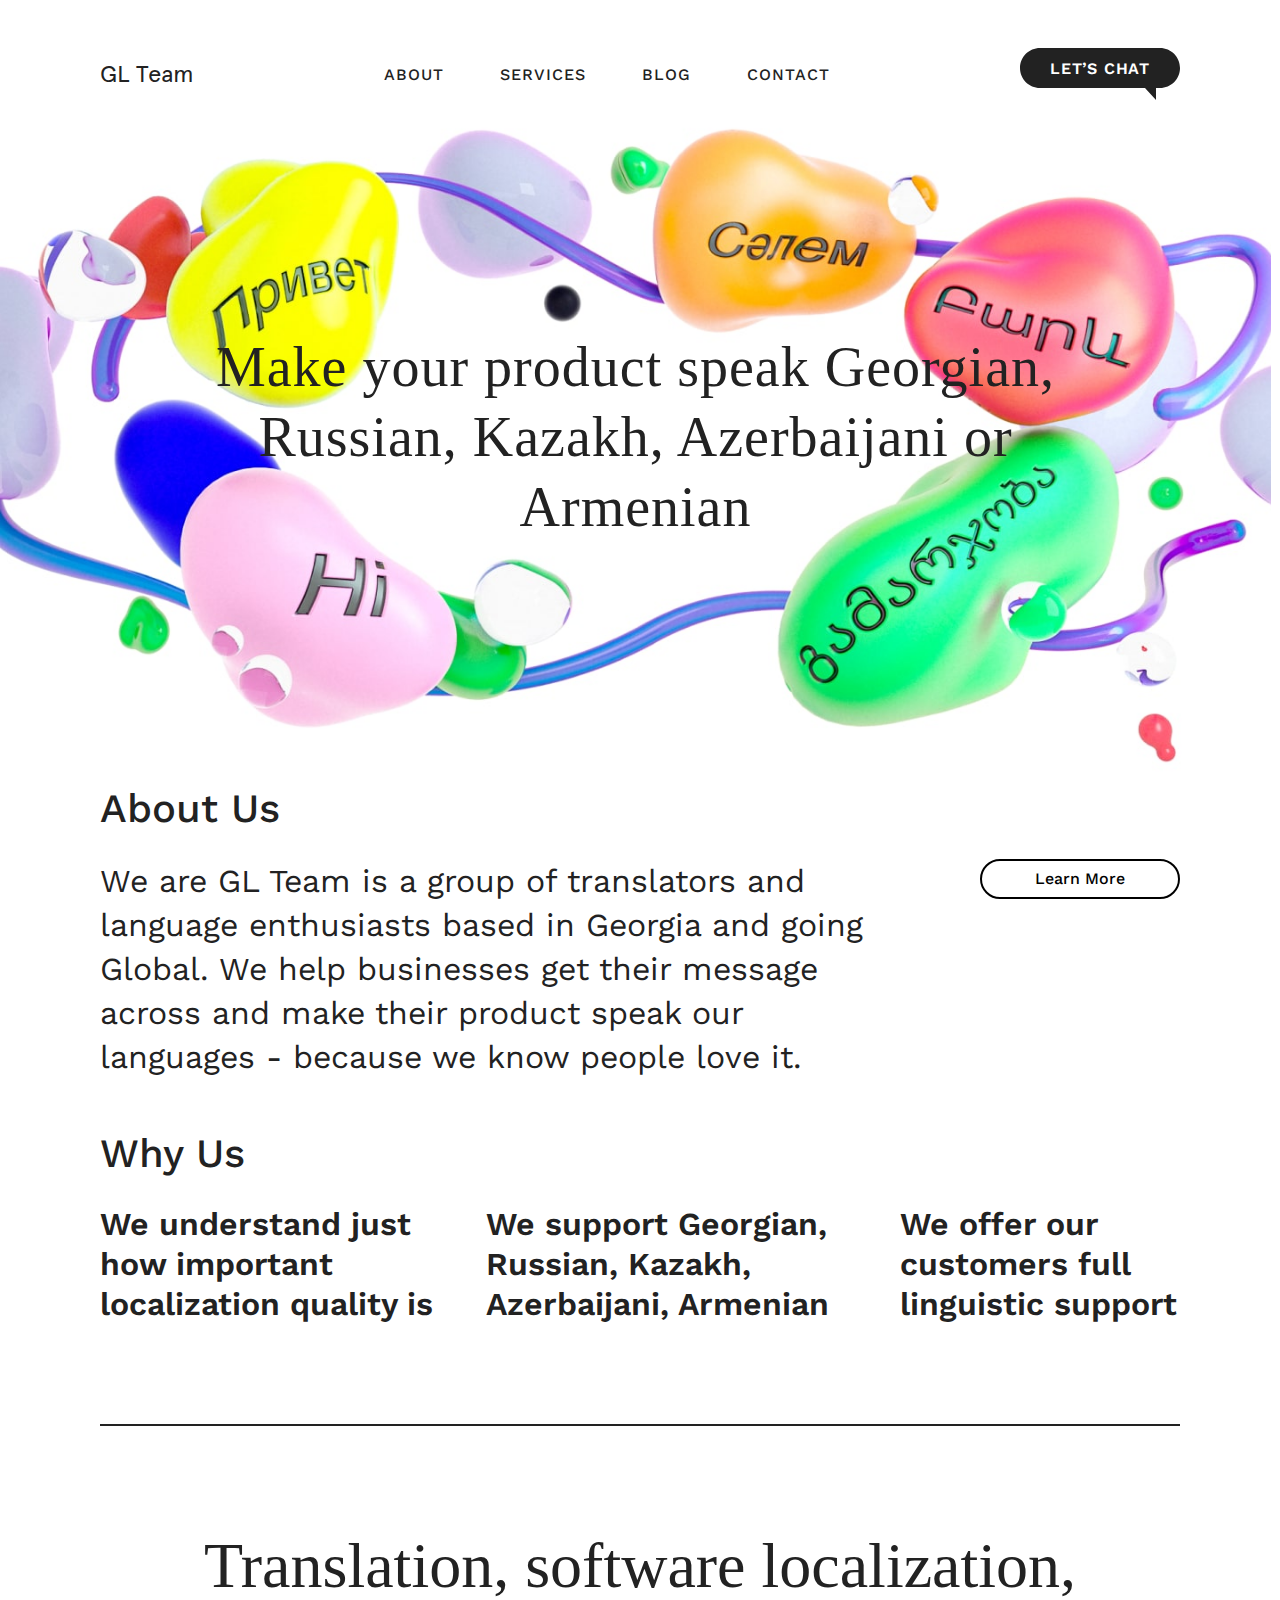
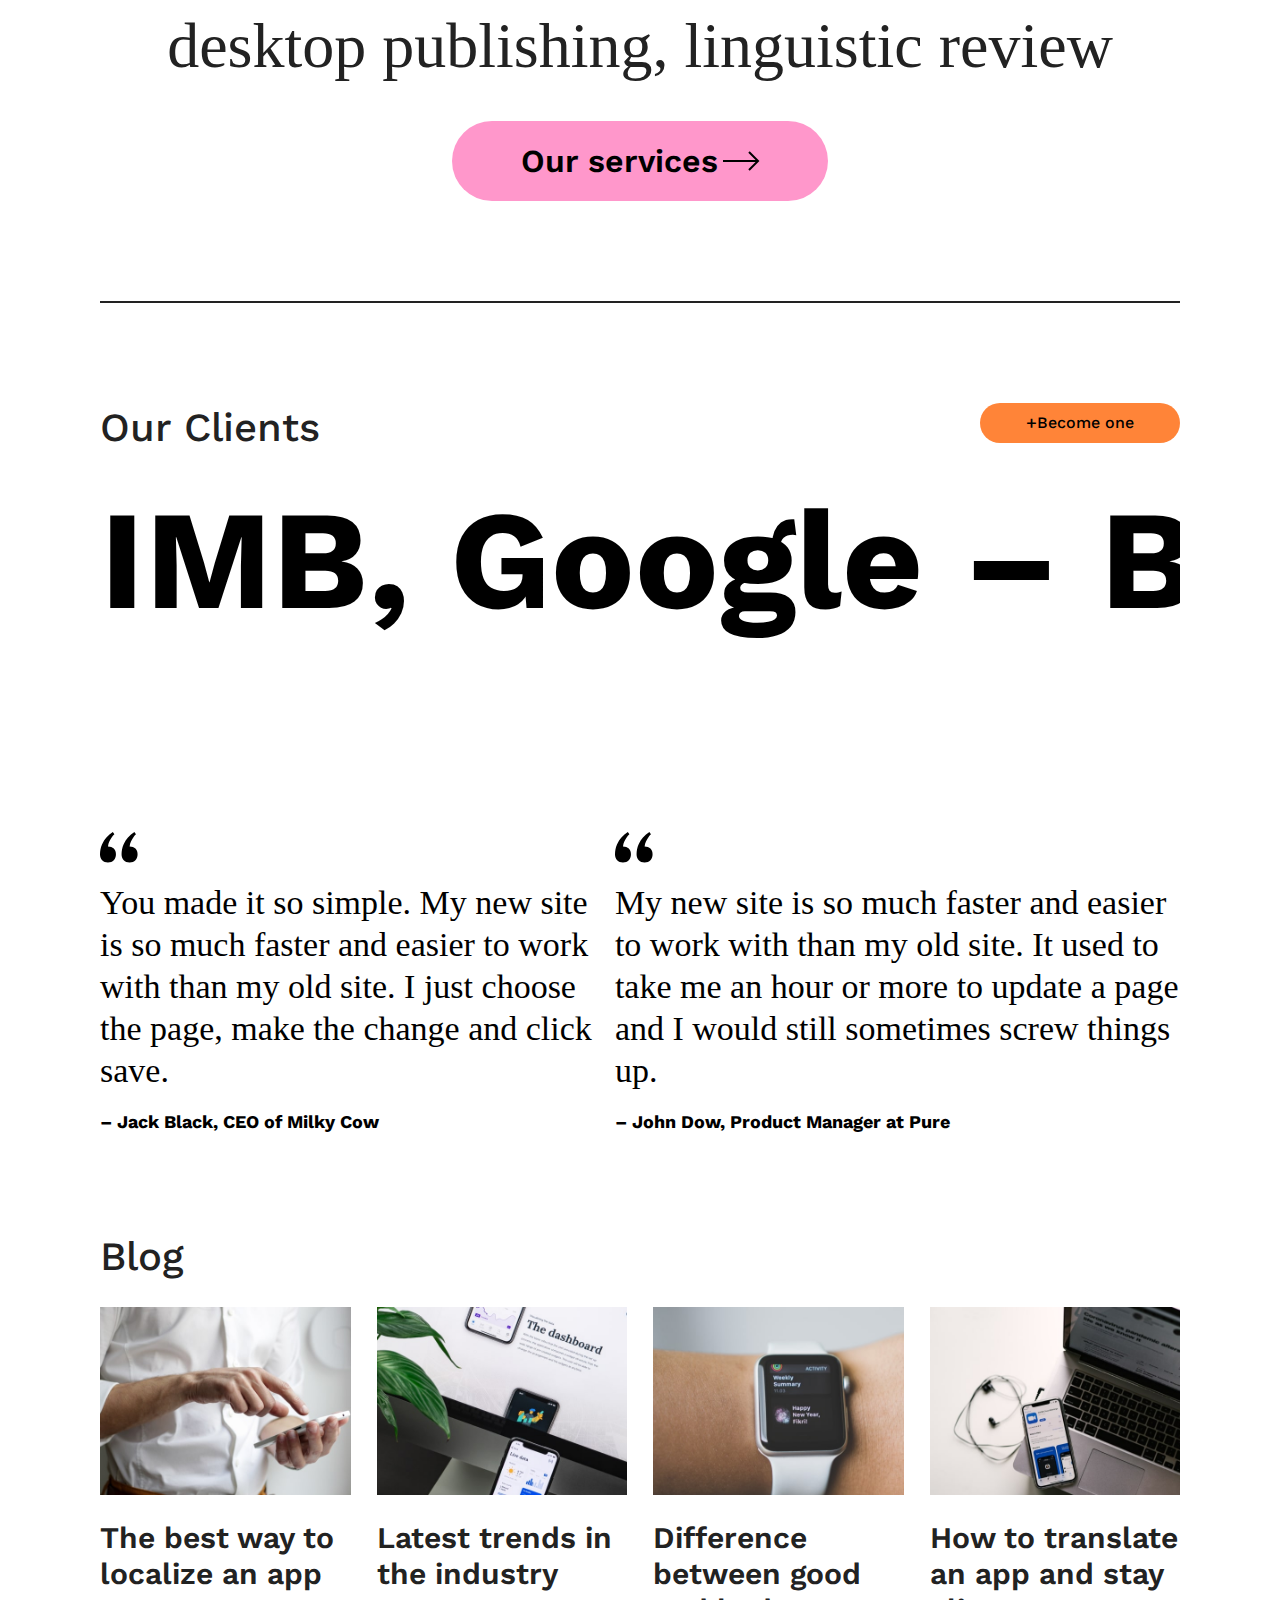
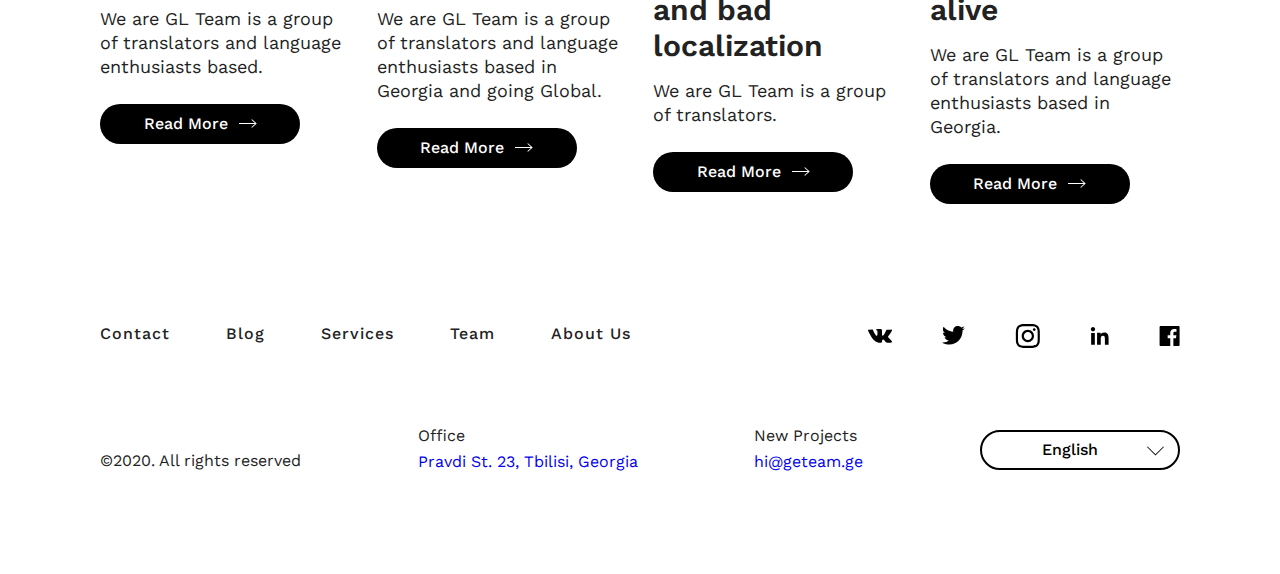
<file: index.html>
<!DOCTYPE html>
<html lang="en">
<head>
  <meta charset="UTF-8">
  <meta name="viewport" content="width=device-width, initial-scale=1.0">
  <title>Document</title>
  <link rel="stylesheet" href="fonts/fonts.css">
  <link rel="stylesheet" href="css/style.css">
</head>
<body>
  <div class="wrapper">

    <header class="header">
      <a href="./index.html" class="header__logo">GL Team</a>
      <div class="header__menu">
        <a href="./about.html" class="header__menu-item">About</a>
        <a href="./services.html" class="header__menu-item">Services</a>
        <a href="./index.html#blog" class="header__menu-item">Blog</a>
        <a href="./contact.html" class="header__menu-item">Contact</a>
      </div>
      <div class="header__mobile-buttons">
        <div class="burger">
          <div class="burger__box">
            <div class="burger__inner"></div>
          </div>
        </div>
      </div>
      <button class="header__chat">Let’s chat</button>
      <span class="header__mobile-desc">Translation & Localization</span>
    </header>

    <section class="preview">
      <div class="preview__back">
        <h1 class="preview__title">Make your product speak Georgian, Russian, Kazakh, Azerbaijani or Armenian</h1>
      </div>
      <h2 class="preview__about-title title">About Us</h2>
      <div class="preview__about-content">
        <div class="preview__about-text text">We are GL Team is a group of translators and language enthusiasts based in Georgia and going Global. We help businesses get their message across and make their product speak our languages - because we know people love it.</div>
        <a href="./about.html" class="preview__about-more link-button">Learn More</a>
      </div>
      <h2 class="preview__why-title title">Why Us</h2>
      <div class="preview__why-content">
        <div class="preview__why-sub">We understand just how important localization quality is</div>
        <div class="preview__why-sub">We support Georgian, Russian, Kazakh, Azerbaijani, Armenian</div>
        <div class="preview__why-sub">We offer our customers full linguistic support</div>
      </div>
    </section>

    <div class="separator"></div>

    <section class="services">
      <h1 class="services__title">Translation, software localization, desktop publishing, linguistic review</h1>
      <a href="./services.html" class="services__link link-button">
        Our services
        <img src="img/arrow-right.svg" alt="">
      </a>
    </section>

    <div class="separator"></div>

    <section class="clients">
      <div class="clients__header">
        <h2 class="clients__title title">Our Clients</h2>
        <a href="./contact.html" class="clients__link link-button">
          <span class="clients__link-add">+ </span>
          Become one
        </a>
      </div>
      <div class="clients__big-title-wrapper">
        <h1 class="clients__big-title clients__big-title-first">IMB, Google – Beeline – World of Tanks</h1>
      </div>
      <div class="clients__big-title-wrapper">
        <h1 class="clients__big-title clients__big-title-second">Beeline – World of Tanks IMB, Google – </h1>
      </div>
      <div class="clients__big-title-wrapper">
        <h1 class="clients__big-title clients__big-title-third">Google – Beeline – World of Tanks IMB, </h1>
      </div>
      <div class="clients__feedback">
        <div class="clients__feedback-item">
          <div class="clients__feedback-text">You made it so simple. My new site is so much faster and easier to work with than my old site. I just choose the page, make the change and click save.</div>
          <div class="clients__feedback-sub">– Jack Black, CEO of Milky Cow</div>
        </div>
        <div class="clients__feedback-item">
          <div class="clients__feedback-text">My new site is so much faster and easier to work with than my old site. It used to take me an hour or more to update a page and I would still sometimes screw things up.</div>
          <div class="clients__feedback-sub">– John Dow, Product Manager at Pure</div>
        </div>
      </div>
    </section>

    <section id="blog" class="blog">
      <h2 class="blog__title title">Blog</h2>
      <div class="blog__content">
        <div class="blog__item">
          <a href="#"><img src="img/blog1.jpg" alt="" class="blog__img"></a>
          <h2 class="blog__item-title">The best way to localize an app</h2>
          <div class="blog__item-text">We are GL Team is a group of translators and language enthusiasts based.</div>
          <a href="#" class="blog__item-link link-button">
            Read More
            <img src="img/arrow-right.svg" alt="">
          </a>
        </div>
        <div class="blog__item">
          <a href="#"><img src="img/blog2.jpg" alt="" class="blog__img"></a>
          <h2 class="blog__item-title">Latest trends in the industry</h2>
          <div class="blog__item-text">We are GL Team is a group of translators and language enthusiasts based in Georgia and going Global. </div>
          <a href="#" class="blog__item-link link-button">
            Read More
            <img src="img/arrow-right.svg" alt="">
          </a>
        </div>
        <div class="blog__item">
          <a href="#"><img src="img/blog3.jpg" alt="" class="blog__img"></a>
          <h2 class="blog__item-title">Difference between good and bad localization</h2>
          <div class="blog__item-text">We are GL Team is a group of translators.</div>
          <a href="#" class="blog__item-link link-button">
            Read More
            <img src="img/arrow-right.svg" alt="">
          </a>
        </div>
        <div class="blog__item">
          <a href="#"><img src="img/blog4.jpg" alt="" class="blog__img"></a>
          <h2 class="blog__item-title">How to translate an app and stay alive</h2>
          <div class="blog__item-text">We are GL Team is a group of translators and language enthusiasts based in Georgia.</div>
          <a href="#" class="blog__item-link link-button">
            Read More
            <img src="img/arrow-right.svg" alt="">
          </a>
        </div>
      </div>
    </section>

    <footer class="footer">
      <div class="footer__first-row">
        <div class="footer__menu">
          <a href="./contact.html" class="footer__menu-item">Contact</a>
          <a href="./index.html#blog" class="footer__menu-item">Blog</a>
          <a href="./services.html" class="footer__menu-item">Services</a>
          <a href="./team.html" class="footer__menu-item">Team</a>
          <a href="./about.html" class="footer__menu-item">About Us</a>
        </div>
        <div class="footer__socials">
          <a href="#"><img src="img/social-vk.svg" alt="" class="footer__social"></a>
          <a href="#"><img src="img/social-twitter.svg" alt="" class="footer__social"></a>
          <a href="#"><img src="img/social-instagram.svg" alt="" class="footer__social"></a>
          <a href="#"><img src="img/social-linkedin.svg" alt="" class="footer__social"></a>
          <a href="#"><img src="img/social-facebook.svg" alt="" class="footer__social"></a>
        </div>
      </div>
      <div class="footer__second-row">
        <div class="footer__copyright">©2020. All rights reserved</div>
        <div class="footer__address">
          <span class="footer__office">Office</span>
          <a href="#" class="footer__address-link">Pravdi St. 23, Tbilisi, Georgia</a>
        </div>
        <div class="footer__projects">
          <span class="footer__new-projects">New Projects</span>
          <a href="mailto:hi@geteam.ge" class="footer__mail">hi@geteam.ge</a>
        </div>
        <select class="footer__language-select link-button">
          <option selected>English</option>
          <option >Georgian</option>
          <option >Russian</option>
          <option >Kazakh</option>
        </select>
      </div>
    </footer>

  </div>


  <script type="text/javascript" src="libs/jquery-3.5.1.min.js"></script>
  <script type="text/javascript" src="libs/jquery.marquee.min.js"></script>
  <script type="text/javascript" src="js/main.js"></script>
</body>
</html>
</file>
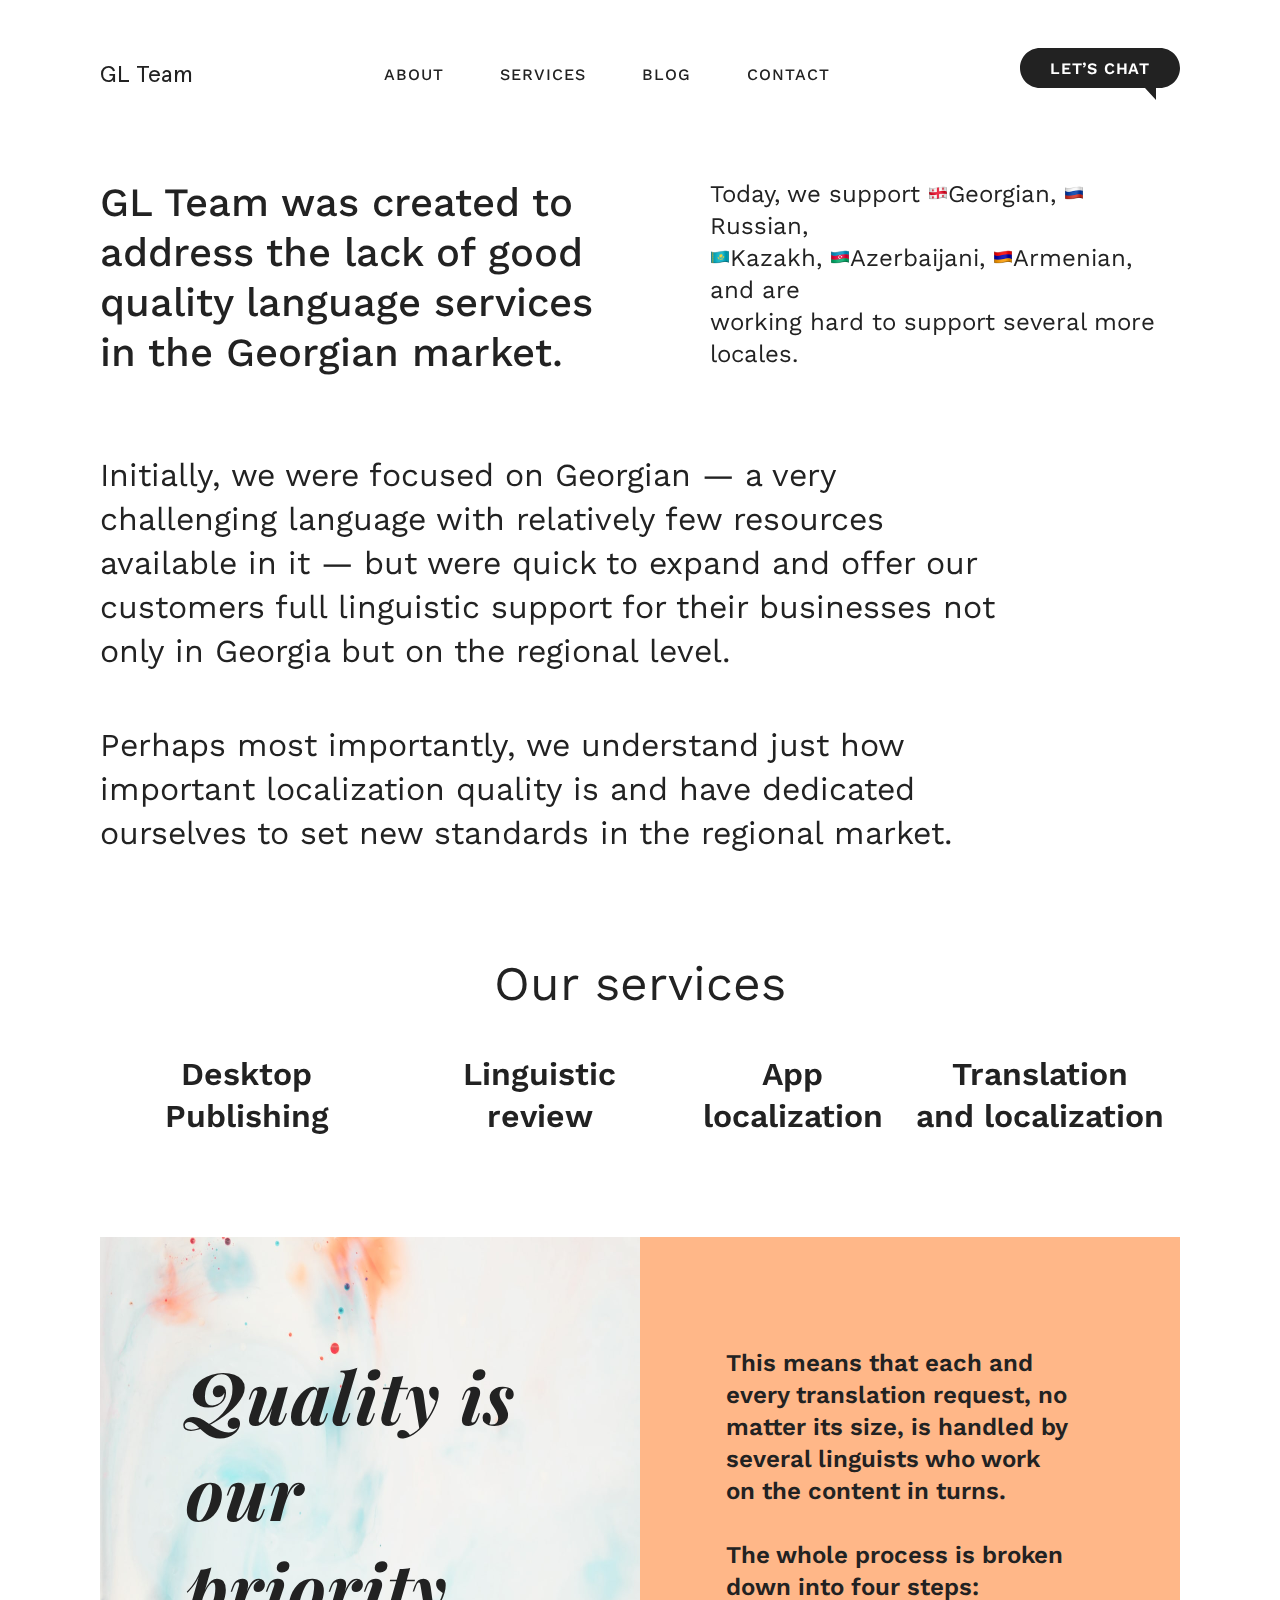
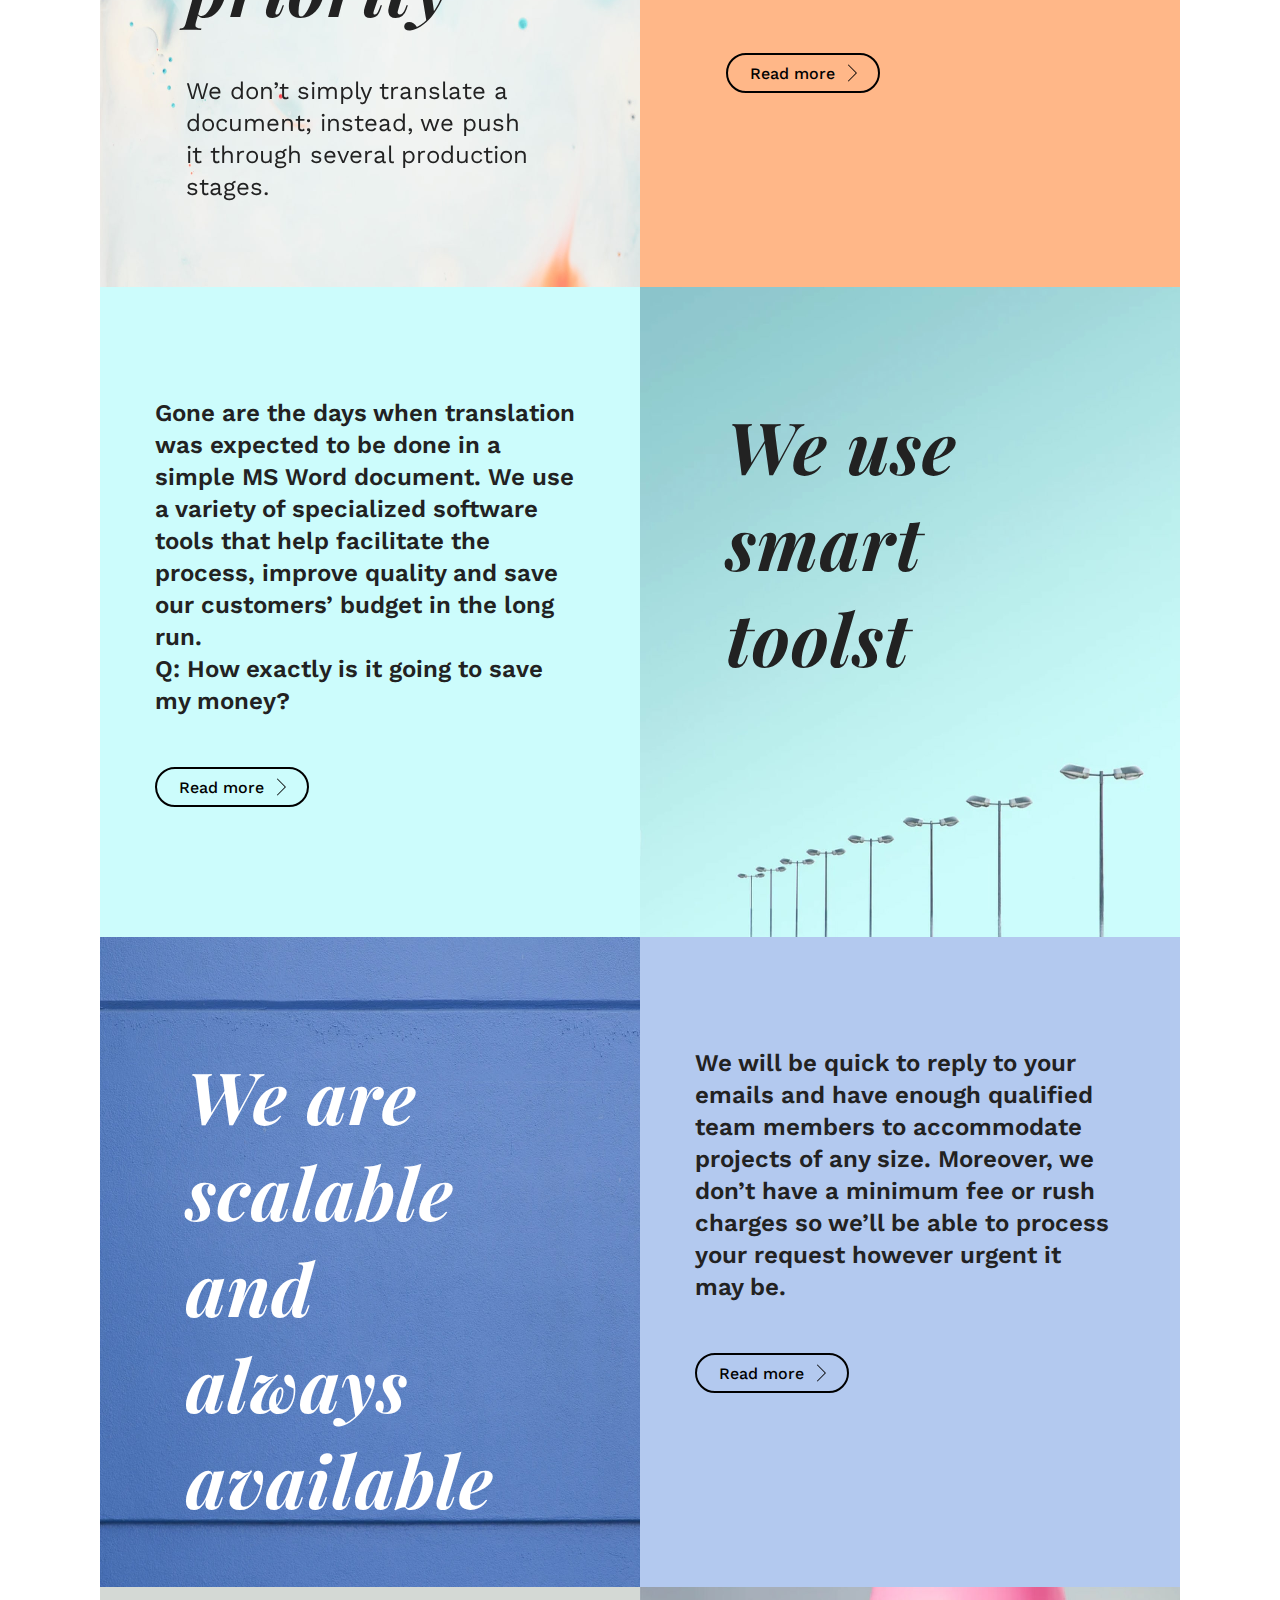
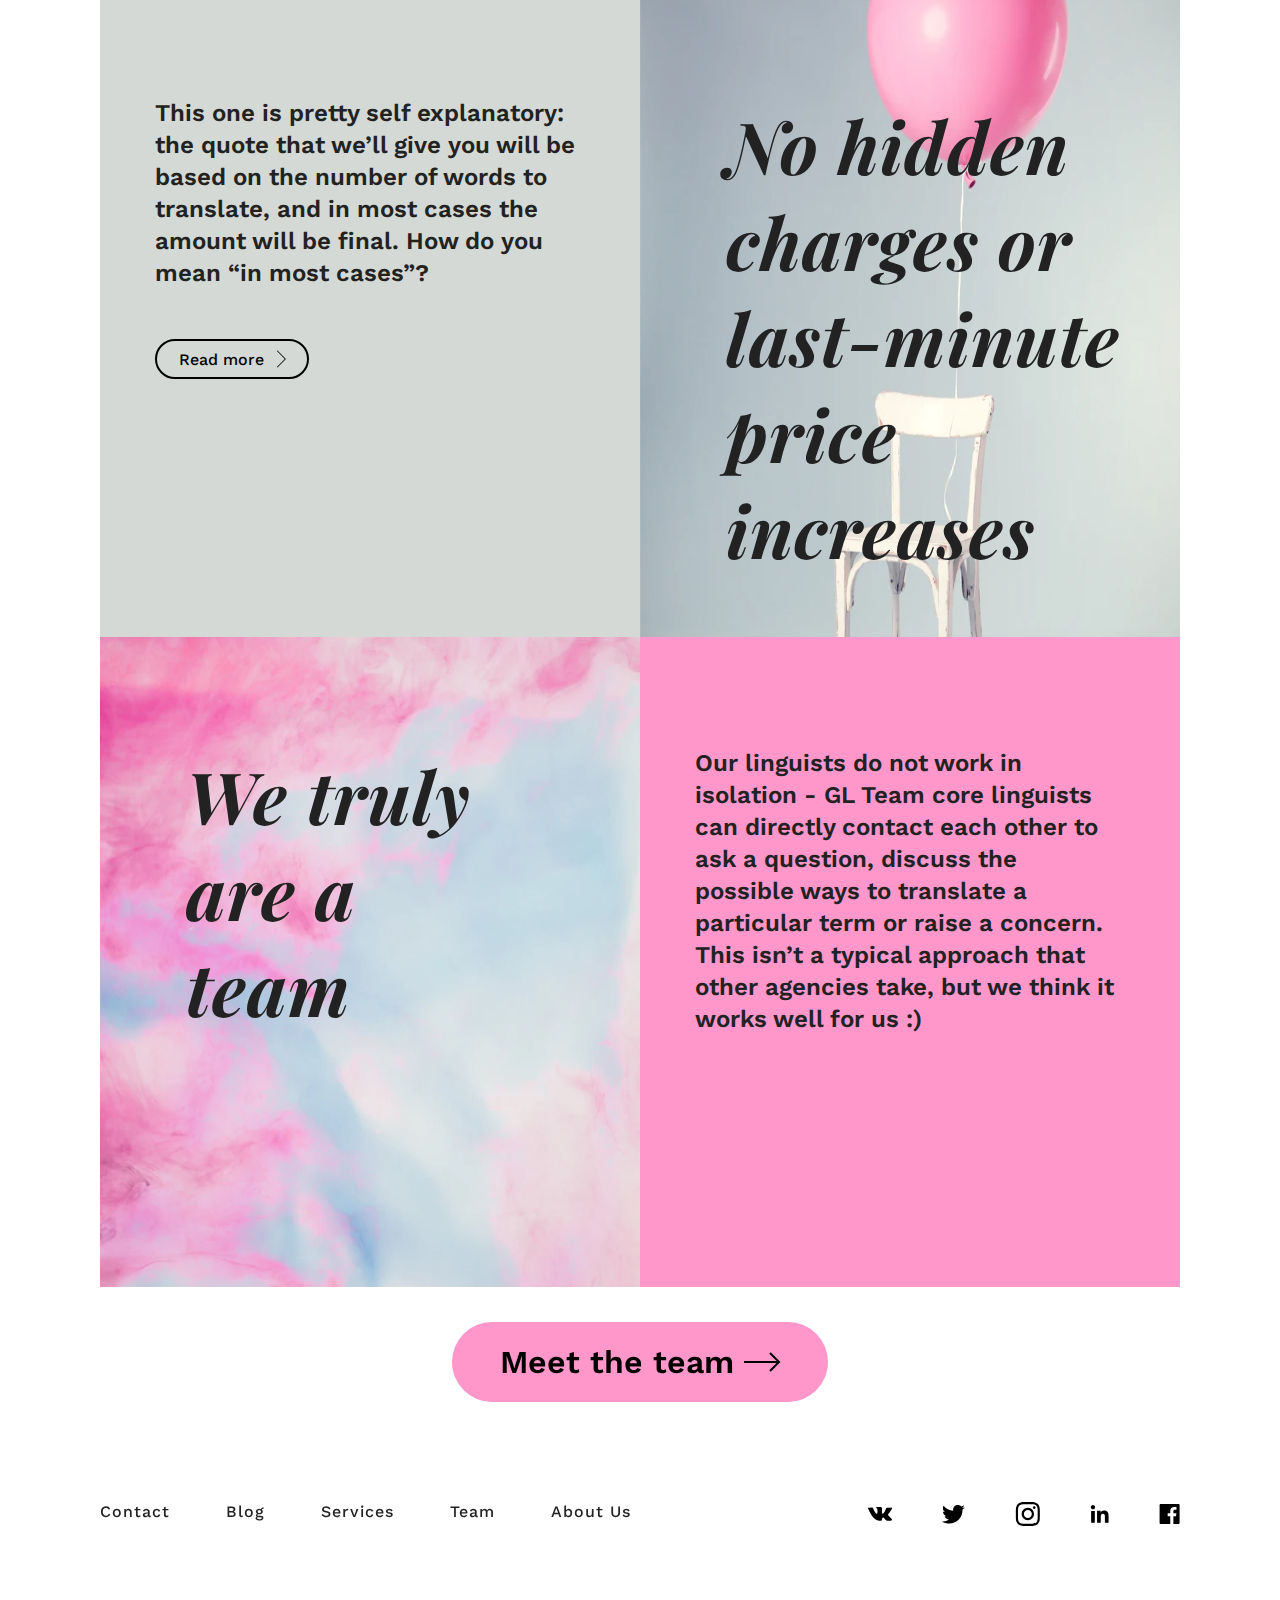
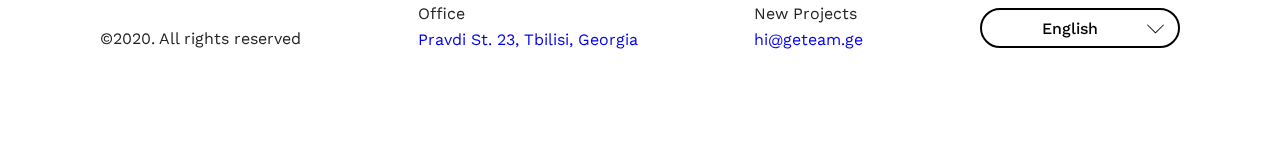
<file: about.html>
<!DOCTYPE html>
<html lang="en">
<head>
  <meta charset="UTF-8">
  <meta name="viewport" content="width=device-width, initial-scale=1.0">
  <title>Document</title>
  <link rel="stylesheet" href="fonts/fonts.css">
  <link rel="stylesheet" href="fonts/services.css">
  <link rel="stylesheet" href="css/style.css">
  <link rel="stylesheet" href="css/about.css">
  <link rel="stylesheet" href="libs/animate/animate.min.css">
</head>
<body>
  <div class="wrapper">

    <header class="header">
      <a href="./index.html" class="header__logo">GL Team</a>
      <div class="header__menu">
        <a href="./about.html" class="header__menu-item">About</a>
        <a href="./services.html" class="header__menu-item">Services</a>
        <a href="./index.html#blog" class="header__menu-item">Blog</a>
        <a href="./contact.html" class="header__menu-item">Contact</a>
      </div>
      <div class="header__mobile-buttons">
        <div class="burger">
          <div class="burger__box">
            <div class="burger__inner"></div>
          </div>
        </div>
      </div>
      <button class="header__chat">Let’s chat</button>
      <span class="header__mobile-desc">Translation & Localization</span>
    </header>

    <section class="preview">
      <div class="preview__created">
        <h1 class="preview__created-title title">GL Team was created to address the lack of good quality language services in the Georgian market.</h1>
        <div class="preview__created-text">Today, we support <img src="img/flag-ge.png" class="preview__created-flag" alt="">Georgian, <img src="img/flag-ru.png" class="preview__created-flag" alt="">Russian,<br/><img src="img/flag-kz.png" class="preview__created-flag" alt="">Kazakh, <img src="img/flag-az.png" class="preview__created-flag" alt="">Azerbaijani, <img src="img/flag-am.png" class="preview__created-flag" alt="">Armenian, and are<br/>working hard to support several more locales.</div>
      </div>
      <div class="preview__about-content">
        <div class="preview__about-text text">Initially, we were focused on Georgian — a very challenging language with relatively few resources available in it — but were quick to expand and offer our customers full linguistic support for their businesses not only in Georgia but on the regional level.</div>
        <div class="preview__about-text text">Perhaps most importantly, 
          we understand just how important localization quality is and have dedicated ourselves to set new standards in the regional market.</div>
      </div>
    </section>

    <section class="services">
      <h1 class="services__title">Our services</h1>
      <div class="services__subs">
        <h2 class="services__sub">Desktop Publishing</h2>
        <h2 class="services__sub">Linguistic review</h2>
        <h2 class="services__sub">App<br/>localization</h2>
        <h2 class="services__sub">Translation<br/>and localization</h2>
      </div>
      <div class="services__content">
        <div class="services__item services__item_1">
          <h1 class="services__item-title">Quality is our priority</h1>
          <div class="services__item-text show">We don’t simply translate a document; instead, we push it through several production stages.</div>
        </div>
        <div class="services__item services__item_2">
          <div class="services__item-text-bold animate__animated animate__fadeIn">
            This means that each and every translation request, no matter its size, is handled by several linguists who work on the content in turns.<br/><br/>The whole process is broken down into four steps:
            <button class="services__item-link link-button">
              Read more
              <img src="img/right.svg" alt="" class="services__item-close">
            </button>
          </div>
          <div class="services__item-text animate__animated animate__fadeIn">
            Lorem ipsum, dolor sit amet consectetur adipisicing elit. At numquam, omnis, ipsam id odio exercitationem animi eius, delectus nulla doloribus officiis. Sint enim adipisci officia similique explicabo voluptas dolorum tenetur.
            <button class="services__item-link link-button">
              Close
              <img src="img/close.svg" alt="" class="services__item-close">
            </button>
          </div>
        </div>
        <div class="services__item services__item_3">
          <div class="services__item-text-bold animate__animated animate__fadeIn">Gone are the days when translation was expected to be done in a simple MS Word document. We use a variety of specialized software tools that help facilitate the process, improve quality and save our customers’ budget in the long run.<br/>Q: How exactly is it going to save my money?
            <button class="services__item-link link-button">
              Read more
              <img src="img/right.svg" alt="" class="services__item-close">
            </button>
          </div>
          <div class="services__item-text animate__animated animate__fadeIn">
            Lorem ipsum, dolor sit amet consectetur adipisicing elit. At numquam, omnis, ipsam id odio exercitationem animi eius, delectus nulla doloribus officiis. Sint enim adipisci officia similique explicabo voluptas dolorum tenetur.
            <button class="services__item-link link-button">
              Close
              <img src="img/close.svg" alt="" class="services__item-close">
            </button>
          </div>
        </div>
        <div class="services__item services__item_4">
          <h1 class="services__item-title">We use smart toolst</h1>
        </div>
        <div class="services__item services__item_5">
          <h1 class="services__item-title">We are scalable and always available</h1>
        </div>
        <div class="services__item services__item_6">
          <div class="services__item-text-bold animate__animated animate__fadeIn">We will be quick to reply to your emails and have enough qualified team members to accommodate projects of any size. Moreover, we don’t have a minimum fee or rush charges so we’ll be able to process your request however urgent it may be.
            <button class="services__item-link link-button">
              Read more
              <img src="img/right.svg" alt="" class="services__item-close">
            </button>
          </div>
          <div class="services__item-text animate__animated animate__fadeIn">
            Lorem ipsum, dolor sit amet consectetur adipisicing elit. At numquam, omnis, ipsam id odio exercitationem animi eius, delectus nulla doloribus officiis. Sint enim adipisci officia similique explicabo voluptas dolorum tenetur.
            <button class="services__item-link link-button">
              Close
              <img src="img/close.svg" alt="" class="services__item-close">
            </button>
          </div>
        </div>
        <div class="services__item services__item_7">
          <div class="services__item-text-bold animate__animated animate__fadeIn">This one is pretty self explanatory: the quote that we’ll give you will be based on the number of words to translate, and in most cases the amount will be final. How do you mean “in most cases”?
            <button class="services__item-link link-button">
              Read more
              <img src="img/right.svg" alt="" class="services__item-close">
            </button>
          </div>
          <div class="services__item-text animate__animated animate__fadeIn">
            Lorem ipsum, dolor sit amet consectetur adipisicing elit. At numquam, omnis, ipsam id odio exercitationem animi eius, delectus nulla doloribus officiis. Sint enim adipisci officia similique explicabo voluptas dolorum tenetur.
            <button class="services__item-link link-button">
              Close
              <img src="img/close.svg" alt="" class="services__item-close">
            </button>
          </div>
        </div>
        <div class="services__item services__item_8">
          <h1 class="services__item-title">No hidden charges or last-minute price increases</h1>
        </div>
        <div class="services__item services__item_9">
          <h1 class="services__item-title">We truly are a team</h1>
        </div>
        <div class="services__item services__item_10">
          <div class="services__item-text-bold">Our linguists do not work in isolation - GL Team core linguists can directly contact each other to ask a question, discuss the possible ways to translate a particular term or raise a concern. This isn’t a typical approach that other agencies take, but we think it works well for us :)</div>
        </div>
      </div>
      <a href="./team.html" class="services__link link-button">
        Meet the team
        <img src="img/arrow-right.svg" alt="">
      </a>
    </section>

    <div class="separator-mobile"></div>

    <footer class="footer">
      <div class="footer__first-row">
        <div class="footer__menu">
          <a href="./contact.html" class="footer__menu-item">Contact</a>
          <a href="./index.html#blog" class="footer__menu-item">Blog</a>
          <a href="./services.html" class="footer__menu-item">Services</a>
          <a href="./team.html" class="footer__menu-item">Team</a>
          <a href="./about.html" class="footer__menu-item">About Us</a>
        </div>
        <div class="footer__socials">
          <a href="#"><img src="img/social-vk.svg" alt="" class="footer__social"></a>
          <a href="#"><img src="img/social-twitter.svg" alt="" class="footer__social"></a>
          <a href="#"><img src="img/social-instagram.svg" alt="" class="footer__social"></a>
          <a href="#"><img src="img/social-linkedin.svg" alt="" class="footer__social"></a>
          <a href="#"><img src="img/social-facebook.svg" alt="" class="footer__social"></a>
        </div>
      </div>
      <div class="footer__second-row">
        <div class="footer__copyright">©2020. All rights reserved</div>
        <div class="footer__address">
          <span class="footer__office">Office</span>
          <a href="#" class="footer__address-link">Pravdi St. 23, Tbilisi, Georgia</a>
        </div>
        <div class="footer__projects">
          <span class="footer__new-projects">New Projects</span>
          <a href="mailto:hi@geteam.ge" class="footer__mail">hi@geteam.ge</a>
        </div>
        <select class="footer__language-select link-button">
          <option selected>English</option>
          <option >Russian</option>
        </select>
      </div>
    </footer>

  </div>


  <script type="text/javascript" src="libs/jquery-3.5.1.min.js"></script>
  <script type="text/javascript" src="libs/jquery.marquee.min.js"></script>
  <script src="libs/distortion/imagesloaded.pkgd.min.js"></script>
  <script src="libs/distortion/three.min.js"></script>
  <script src="libs/distortion/tween-max.min.js"></script>
  <script src="libs/distortion/hover.js"></script>
  <script type="text/javascript" src="js/main.js"></script>
  <script type="text/javascript" src="js/about.js"></script>
</body>
</html>
</file>
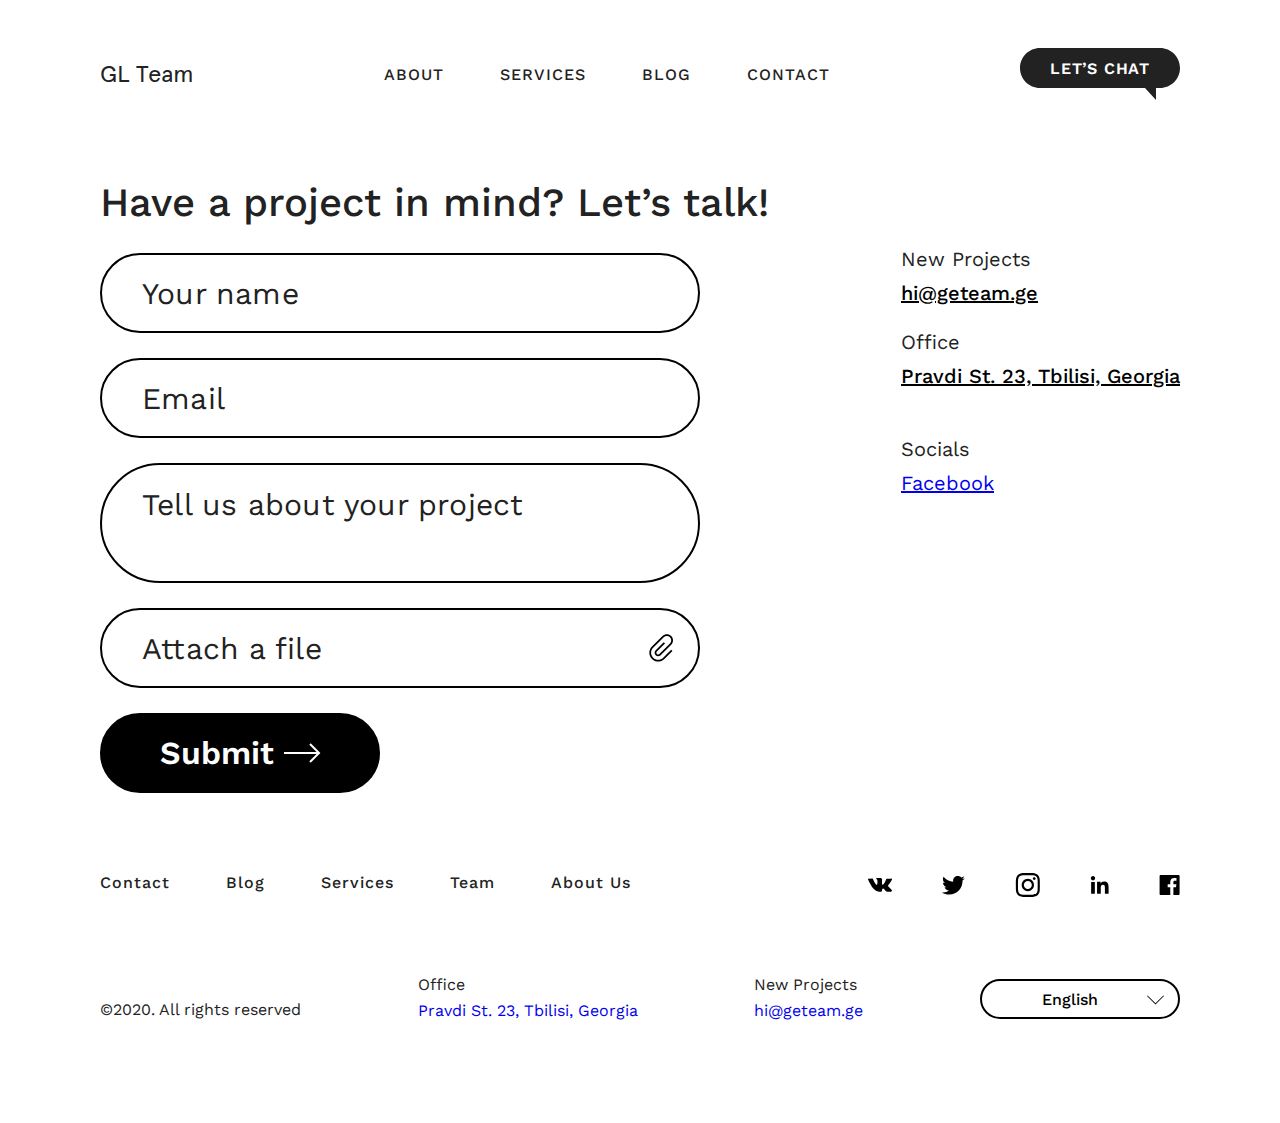
<file: contact.html>
<!DOCTYPE html>
<html lang="en">
<head>
  <meta charset="UTF-8">
  <meta name="viewport" content="width=device-width, initial-scale=1.0">
  <title>Document</title>
  <link rel="stylesheet" href="fonts/fonts.css">
  <link rel="stylesheet" href="css/style.css">
  <link rel="stylesheet" href="css/contact.css">
</head>
<body>
  <div class="wrapper">

    <header class="header">
      <a href="./index.html" class="header__logo">GL Team</a>
      <div class="header__menu">
        <a href="./about.html" class="header__menu-item">About</a>
        <a href="./services.html" class="header__menu-item">Services</a>
        <a href="./index.html#blog" class="header__menu-item">Blog</a>
        <a href="./contact.html" class="header__menu-item">Contact</a>
      </div>
      <div class="header__mobile-buttons">
        <div class="burger">
          <div class="burger__box">
            <div class="burger__inner"></div>
          </div>
        </div>
      </div>
      <button class="header__chat">Let’s chat</button>
      <span class="header__mobile-desc">Translation & Localization</span>
    </header>

    <section class="connect">
      <div class="request">
        <h1 class="request__title title">Have a project in mind? Let’s talk!</h1>
        <form class="request__form" submit="return false">
          <input type="text" class="request__name request__input" placeholder="Your name">
          <input type="text" class="request__email request__input" placeholder="Email">
          <textarea rows="2" class="request__message request__input" placeholder="Tell us about your project"></textarea>
          <input id="request__hidden-file" type="file" class="hidden">
          <div class="request__attach" onclick="$('#request__hidden-file').click()">
            <img class="request__attach-img" src="img/attach.svg" alt="">
            <input type="text" class="request__attach-input request__input" placeholder="Attach a file">
          </div>
          <button class="request__sumbit link-button">
            Submit
            <img src="img/arrow-right-white.svg" alt="">
          </button>
        </form>
      </div>
      <div class="contacts">
        <div class="contacts__projects">
          <span class="contacts__new-projects">New Projects</span>
          <a href="mailto:hi@geteam.ge" class="contacts__mail">hi@geteam.ge</a>
        </div>
        <div class="contacts__address">
          <span class="contacts__office">Office</span>
          <a href="#" class="contacts__address-link">Pravdi St. 23, Tbilisi, Georgia</a>
        </div>
        <div class="contacts__socials">
          <span class="contacts__social">Socials</span>
          <a href="#" class="contacts__fb">Facebook</a>
        </div>
      </div>
    </section>

    <div class="separator-mobile"></div>

    <footer class="footer">
      <div class="footer__first-row">
        <div class="footer__menu">
          <a href="./contact.html" class="footer__menu-item">Contact</a>
          <a href="./index.html#blog" class="footer__menu-item">Blog</a>
          <a href="./services.html" class="footer__menu-item">Services</a>
          <a href="./team.html" class="footer__menu-item">Team</a>
          <a href="./about.html" class="footer__menu-item">About Us</a>
        </div>
        <div class="footer__socials">
          <a href="#"><img src="img/social-vk.svg" alt="" class="footer__social"></a>
          <a href="#"><img src="img/social-twitter.svg" alt="" class="footer__social"></a>
          <a href="#"><img src="img/social-instagram.svg" alt="" class="footer__social"></a>
          <a href="#"><img src="img/social-linkedin.svg" alt="" class="footer__social"></a>
          <a href="#"><img src="img/social-facebook.svg" alt="" class="footer__social"></a>
        </div>
      </div>
      <div class="footer__second-row">
        <div class="footer__copyright">©2020. All rights reserved</div>
        <div class="footer__address">
          <span class="footer__office">Office</span>
          <a href="#" class="footer__address-link">Pravdi St. 23, Tbilisi, Georgia</a>
        </div>
        <div class="footer__projects">
          <span class="footer__new-projects">New Projects</span>
          <a href="mailto:hi@geteam.ge" class="footer__mail">hi@geteam.ge</a>
        </div>
        <select class="footer__language-select link-button">
          <option selected>English</option>
          <option >Russian</option>
        </select>
      </div>
    </footer>

  </div>


  <script type="text/javascript" src="libs/jquery-3.5.1.min.js"></script>
  <script type="text/javascript" src="libs/jquery.marquee.min.js"></script>
  <script type="text/javascript" src="libs/jquery.autosize.min.js"></script>
  <script type="text/javascript" src="js/main.js"></script>
  <script type="text/javascript" src="js/contact.js"></script>
</body>
</html>
</file>
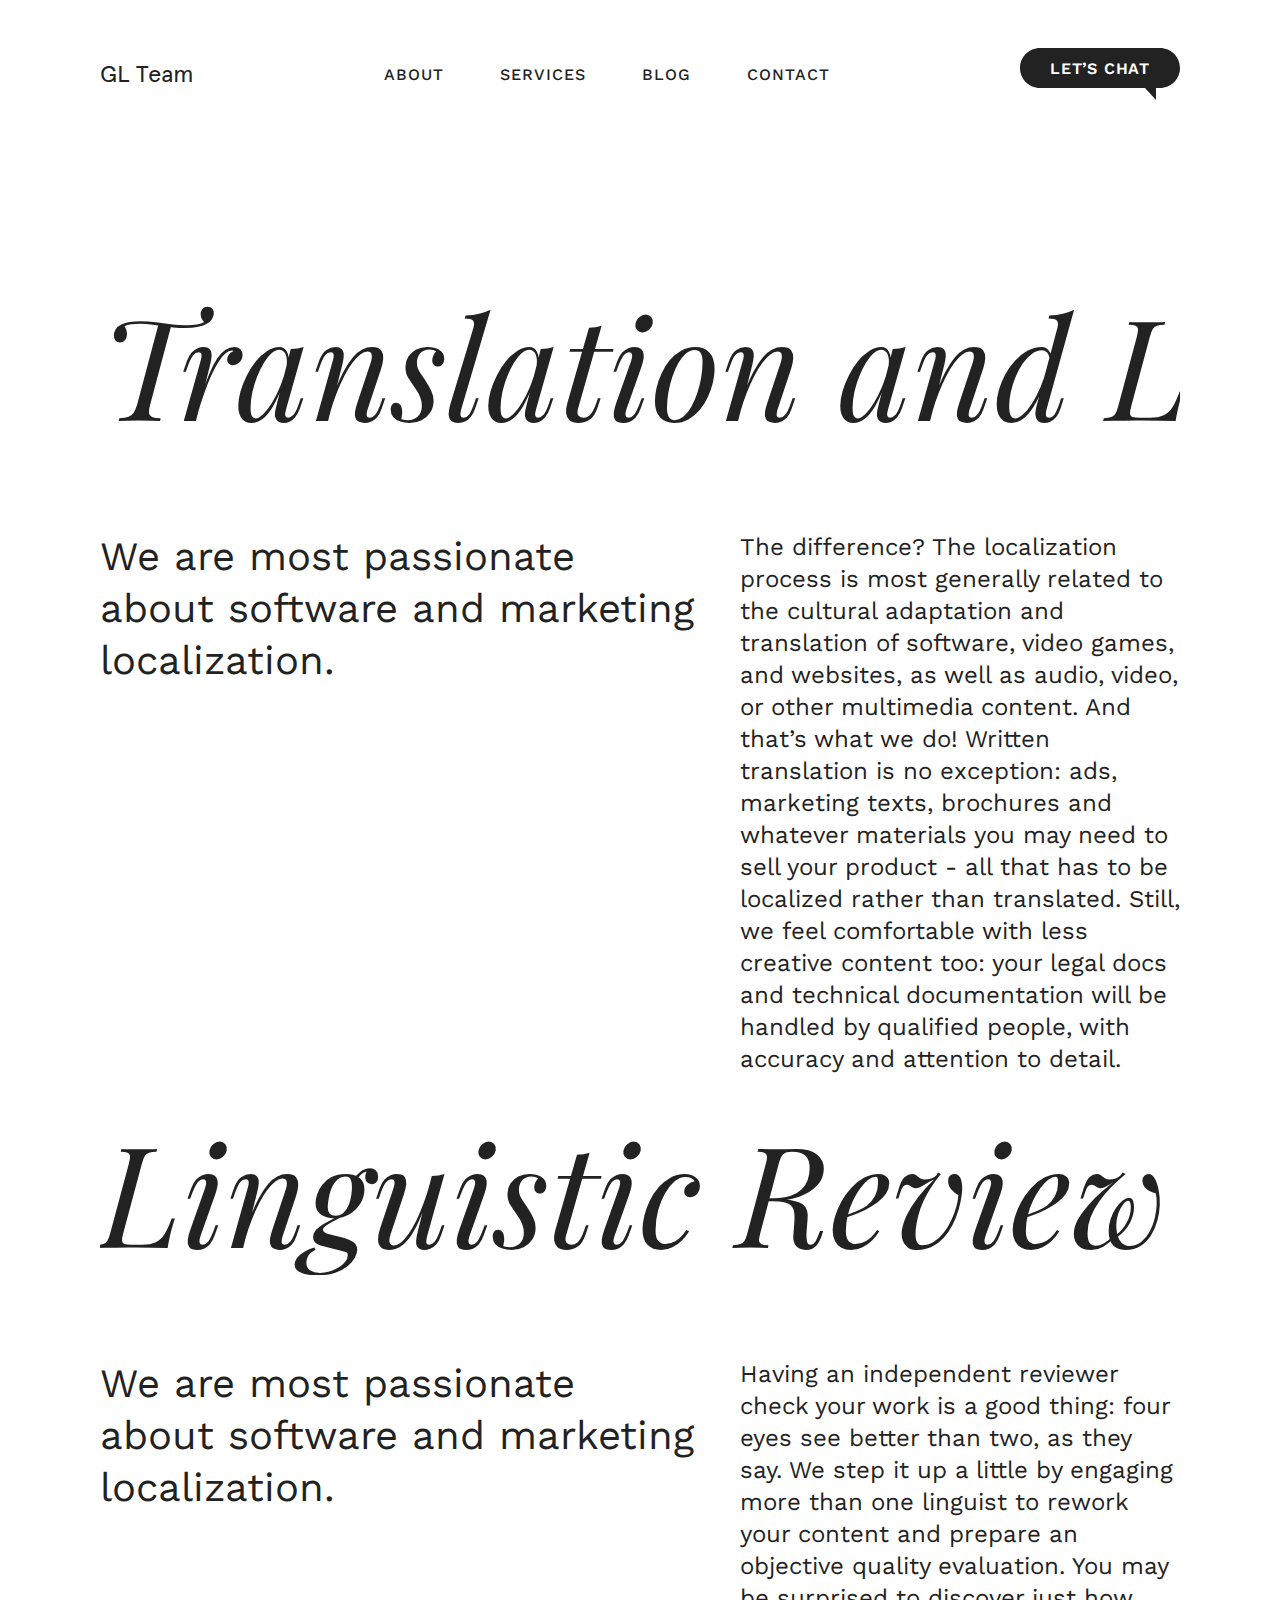
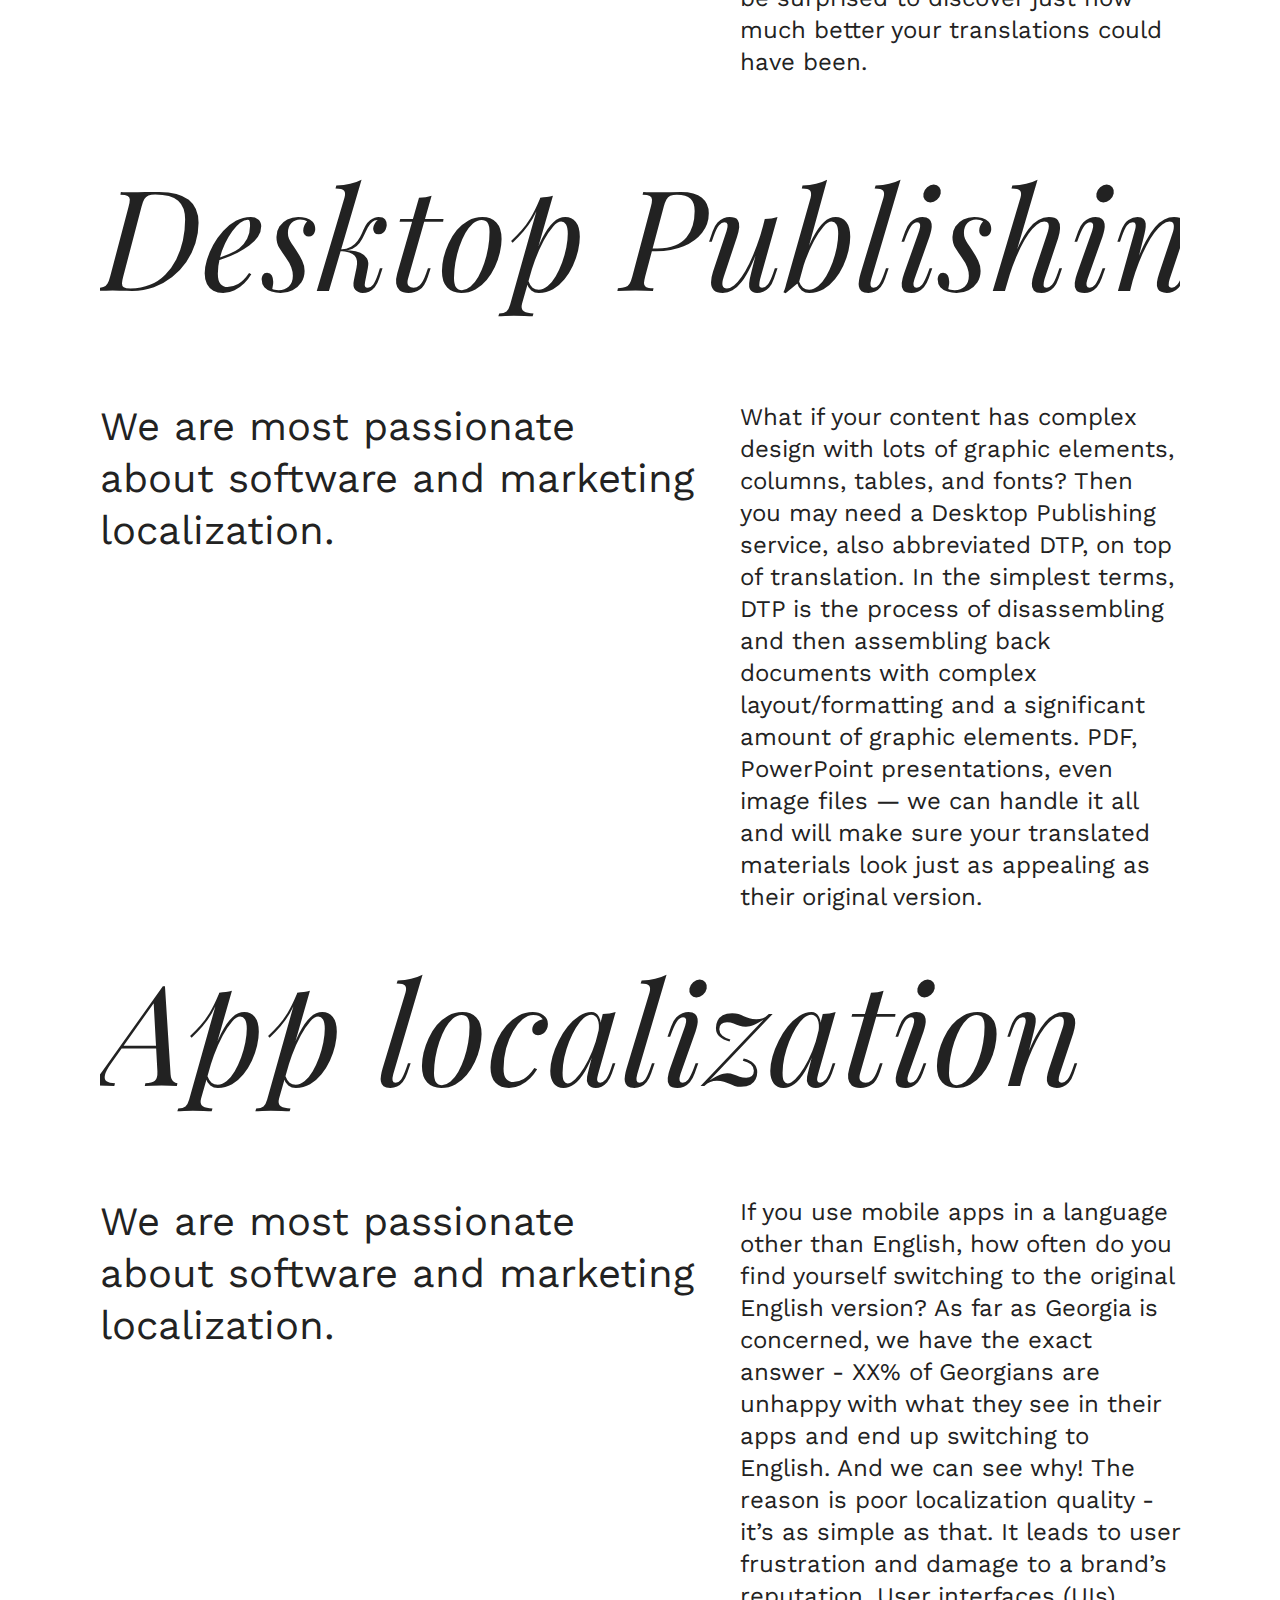
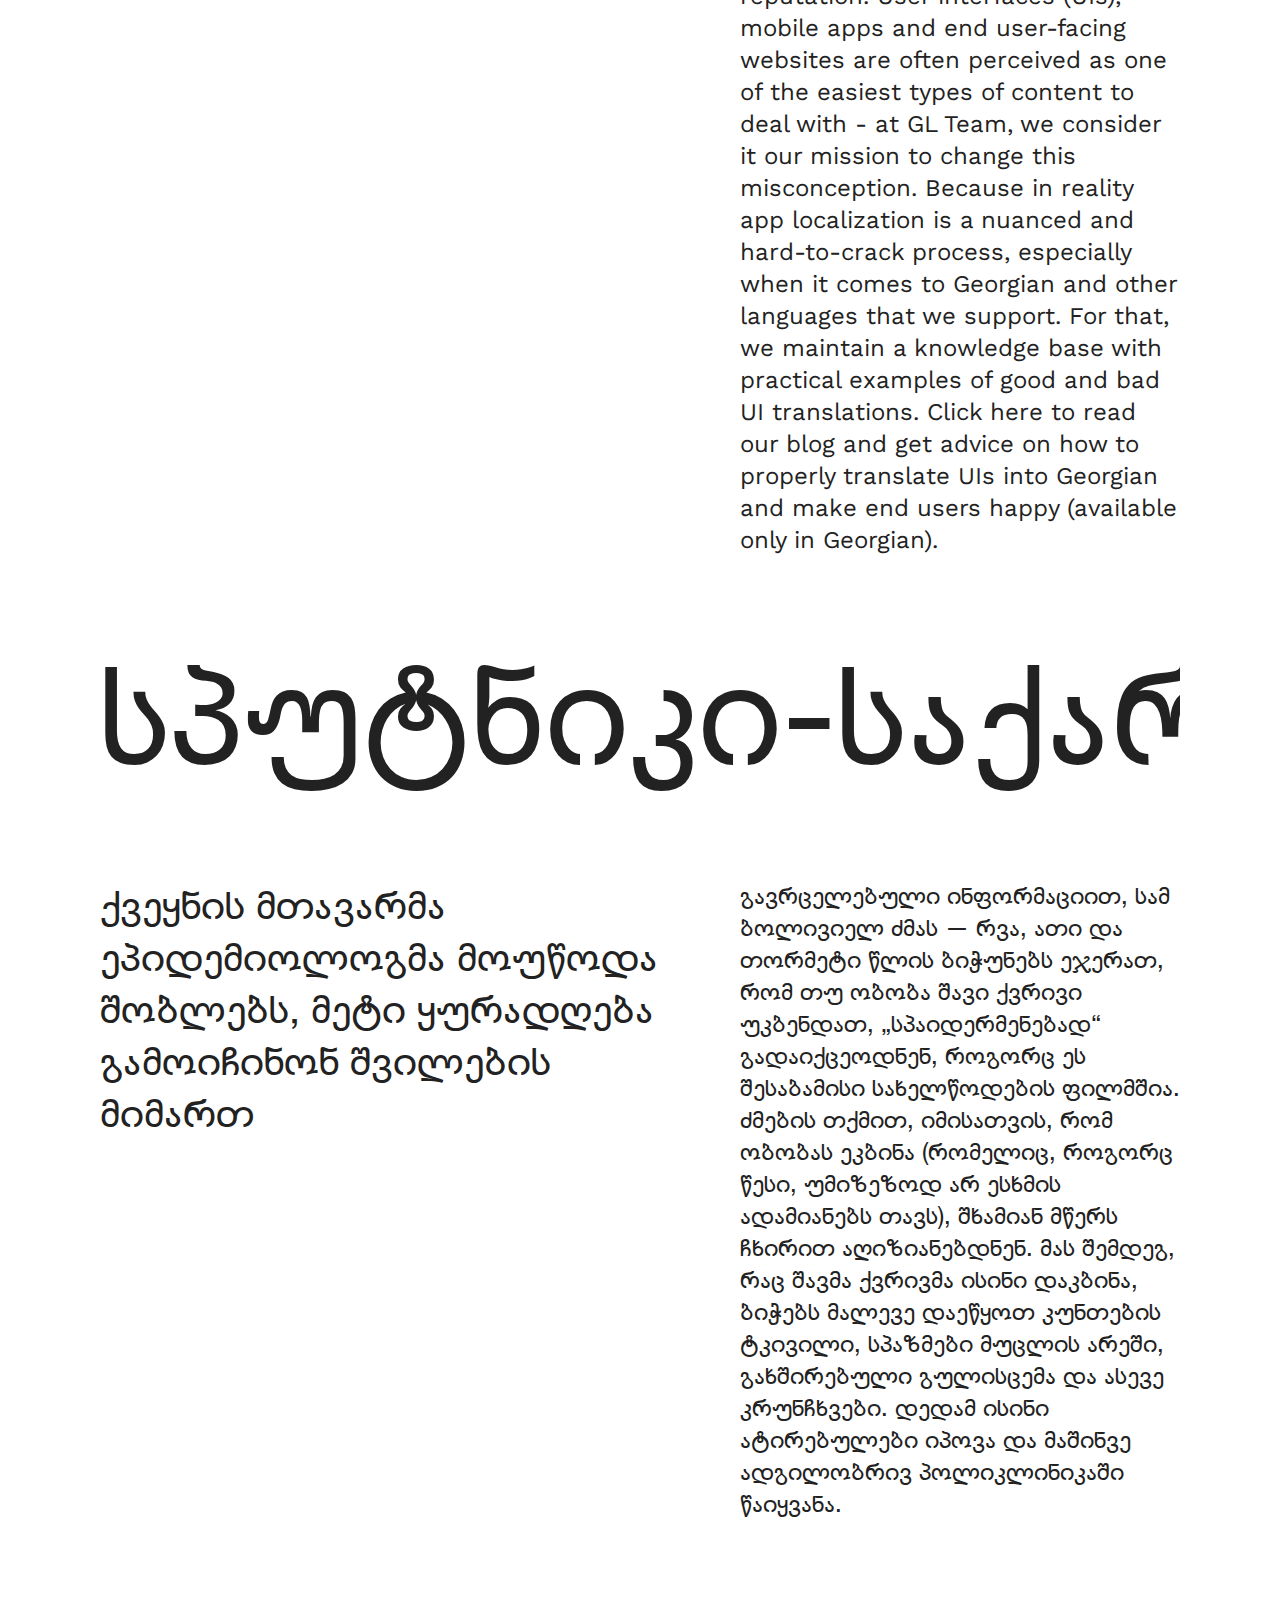
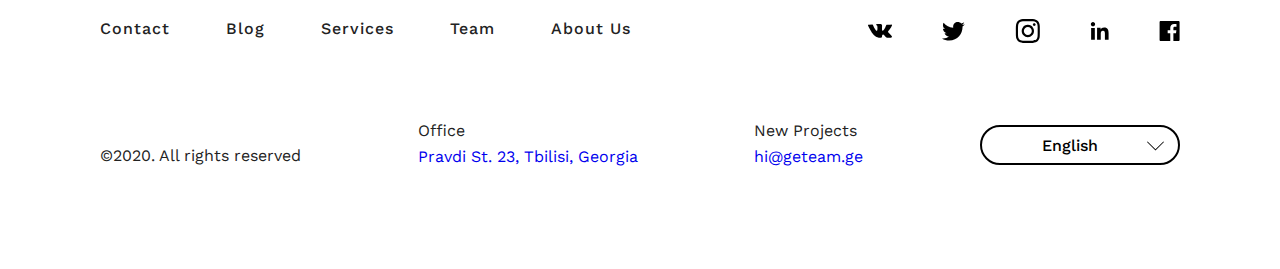
<file: services.html>
<!DOCTYPE html>
<html lang="en">
<head>
  <meta charset="UTF-8">
  <meta name="viewport" content="width=device-width, initial-scale=1.0">
  <title>Document</title>
  <link rel="stylesheet" href="fonts/fonts.css">
  <link rel="stylesheet" href="fonts/services.css">
  <link rel="stylesheet" href="css/style.css">
  <link rel="stylesheet" href="css/services.css">
</head>
<body>
  <div class="wrapper">

    <header class="header">
      <a href="./index.html" class="header__logo">GL Team</a>
      <div class="header__menu">
        <a href="./about.html" class="header__menu-item">About</a>
        <a href="./services.html" class="header__menu-item">Services</a>
        <a href="./index.html#blog" class="header__menu-item">Blog</a>
        <a href="./contact.html" class="header__menu-item">Contact</a>
      </div>
      <div class="header__mobile-buttons">
        <div class="burger">
          <div class="burger__box">
            <div class="burger__inner"></div>
          </div>
        </div>
      </div>
      <button class="header__chat">Let’s chat</button>
      <span class="header__mobile-desc">Translation & Localization</span>
    </header>

    <section class="services">
      <div class="services__marquee">
        <div class="services__title">Translation and Localization</div>
      </div>
      <div class="services__content">
        <div class="services__left-text">We are most passionate about software and marketing localization.</div>
        <div class="services__right-text">The difference? The localization process is most generally related to the cultural adaptation and
          translation of software, video games, and websites, as well as audio, video, or other multimedia content. And that’s what we do!
          
          Written translation is no exception: ads, marketing texts, brochures and whatever materials you may need to sell your product - all that has to be localized rather than translated. Still, we feel comfortable with less creative content too: your legal docs and technical documentation will be handled by qualified
          people, with accuracy and attention to detail.</div>
      </div>
      <!-- <div class="services__marquee"> -->
        <div class="services__title">Linguistic Review</div>
      <!-- </div> -->
      <div class="services__content">
        <div class="services__left-text">We are most passionate about software and marketing localization.</div>
        <div class="services__right-text">Having an independent reviewer check your work is a good thing: four eyes see better than two, 
          as they say. We step it up a little by engaging more than one linguist to rework your content and prepare an objective quality evaluation. You may be surprised to discover just how much better your translations could have been.</div>
      </div>
      <!-- <div class="services__marquee big-indent"> -->
      <div class="big-indent">
        <div class="services__title">Desktop Publishing</div>
      </div>
      <div class="services__content">
        <div class="services__left-text">We are most passionate about software and marketing localization.</div>
        <div class="services__right-text">What if your content has complex design with lots of graphic elements, columns, tables, and fonts? Then you may need a Desktop Publishing service, also abbreviated DTP, on top of translation. 
          In the simplest
          
          terms, DTP is the process of disassembling and then assembling back documents with complex
          layout/formatting and a significant amount 
          of graphic elements. PDF, PowerPoint presentations, even image files — we can handle it all and will make sure your translated materials look just as appealing as their original version.</div>
      </div>
      <!-- <div class="services__marquee"> -->
        <div class="services__title">App localization</div>
      <!-- </div> -->
      <div class="services__content">
        <div class="services__left-text">We are most passionate about software and marketing localization.</div>
        <div class="services__right-text">If you use mobile apps in a language other than English, how often do you find yourself switching to the original English version? As far as Georgia 
          is concerned, we have the exact answer - XX% of Georgians are unhappy with what they see in their apps and end up switching to English. And we can see why! 
          
          The reason is poor localization quality - it’s as simple as that. It leads to user frustration and damage to a brand’s reputation. User interfaces (UIs), mobile apps and end user-facing websites are often perceived as one of the easiest types 
          of content to deal with - at GL Team, we consider it our mission to change this misconception.
          Because in reality app localization is a nuanced and hard-to-crack process, especially when it comes to Georgian and other languages that we support.
          
          For that, we maintain a knowledge base with practical examples of good and bad UI translations. Click here to read our blog and get advice on how to properly translate UIs into Georgian and make end users happy (available only in Georgian).</div>
      </div>
      <div class="services__marquee big-indent">
        <div class="services__title geo-text">სპუტნიკი-საქართველო</div>
      </div>
      <div class="services__content">
        <div class="services__left-text geo-text">ქვეყნის მთავარმა ეპიდემიოლოგმა მოუწოდა შობლებს, მეტი ყურადღება გამოიჩინონ შვილების მიმართ</div>
        <div class="services__right-text geo-text">გავრცელებული ინფორმაციით, სამ ბოლივიელ ძმას — რვა, ათი და თორმეტი წლის ბიჭუნებს ეჯერათ, რომ თუ ობობა შავი ქვრივი უკბენდათ, „სპაიდერმენებად“ გადაიქცეოდნენ, როგორც ეს შესაბამისი სახელწოდების ფილმშია. 
          ძმების თქმით, იმისათვის, რომ ობობას ეკბინა (რომელიც, როგორც წესი, უმიზეზოდ არ ესხმის ადამიანებს თავს), შხამიან მწერს ჩხირით აღიზიანებდნენ.
          მას შემდეგ, რაც შავმა ქვრივმა ისინი დაკბინა, ბიჭებს მალევე დაეწყოთ კუნთების ტკივილი, სპაზმები მუცლის არეში, გახშირებული გულისცემა და ასევე კრუნჩხვები. დედამ ისინი ატირებულები იპოვა და მაშინვე ადგილობრივ პოლიკლინიკაში წაიყვანა.</div>
      </div>
    </section>

    <footer class="footer">
      <div class="footer__first-row">
        <div class="footer__menu">
          <a href="./contact.html" class="footer__menu-item">Contact</a>
          <a href="./index.html#blog" class="footer__menu-item">Blog</a>
          <a href="./services.html" class="footer__menu-item">Services</a>
          <a href="./team.html" class="footer__menu-item">Team</a>
          <a href="./about.html" class="footer__menu-item">About Us</a>
        </div>
        <div class="footer__socials">
          <a href="#"><img src="img/social-vk.svg" alt="" class="footer__social"></a>
          <a href="#"><img src="img/social-twitter.svg" alt="" class="footer__social"></a>
          <a href="#"><img src="img/social-instagram.svg" alt="" class="footer__social"></a>
          <a href="#"><img src="img/social-linkedin.svg" alt="" class="footer__social"></a>
          <a href="#"><img src="img/social-facebook.svg" alt="" class="footer__social"></a>
        </div>
      </div>
      <div class="footer__second-row">
        <div class="footer__copyright">©2020. All rights reserved</div>
        <div class="footer__address">
          <span class="footer__office">Office</span>
          <a href="#" class="footer__address-link">Pravdi St. 23, Tbilisi, Georgia</a>
        </div>
        <div class="footer__projects">
          <span class="footer__new-projects">New Projects</span>
          <a href="mailto:hi@geteam.ge" class="footer__mail">hi@geteam.ge</a>
        </div>
        <select class="footer__language-select link-button">
          <option selected>English</option>
          <option >Russian</option>
        </select>
      </div>
    </footer>

  </div>


  <script type="text/javascript" src="libs/jquery-3.5.1.min.js"></script>
  <script type="text/javascript" src="libs/jquery.marquee.min.js"></script>
  <script type="text/javascript" src="js/main.js"></script>
</body>
</html>
</file>
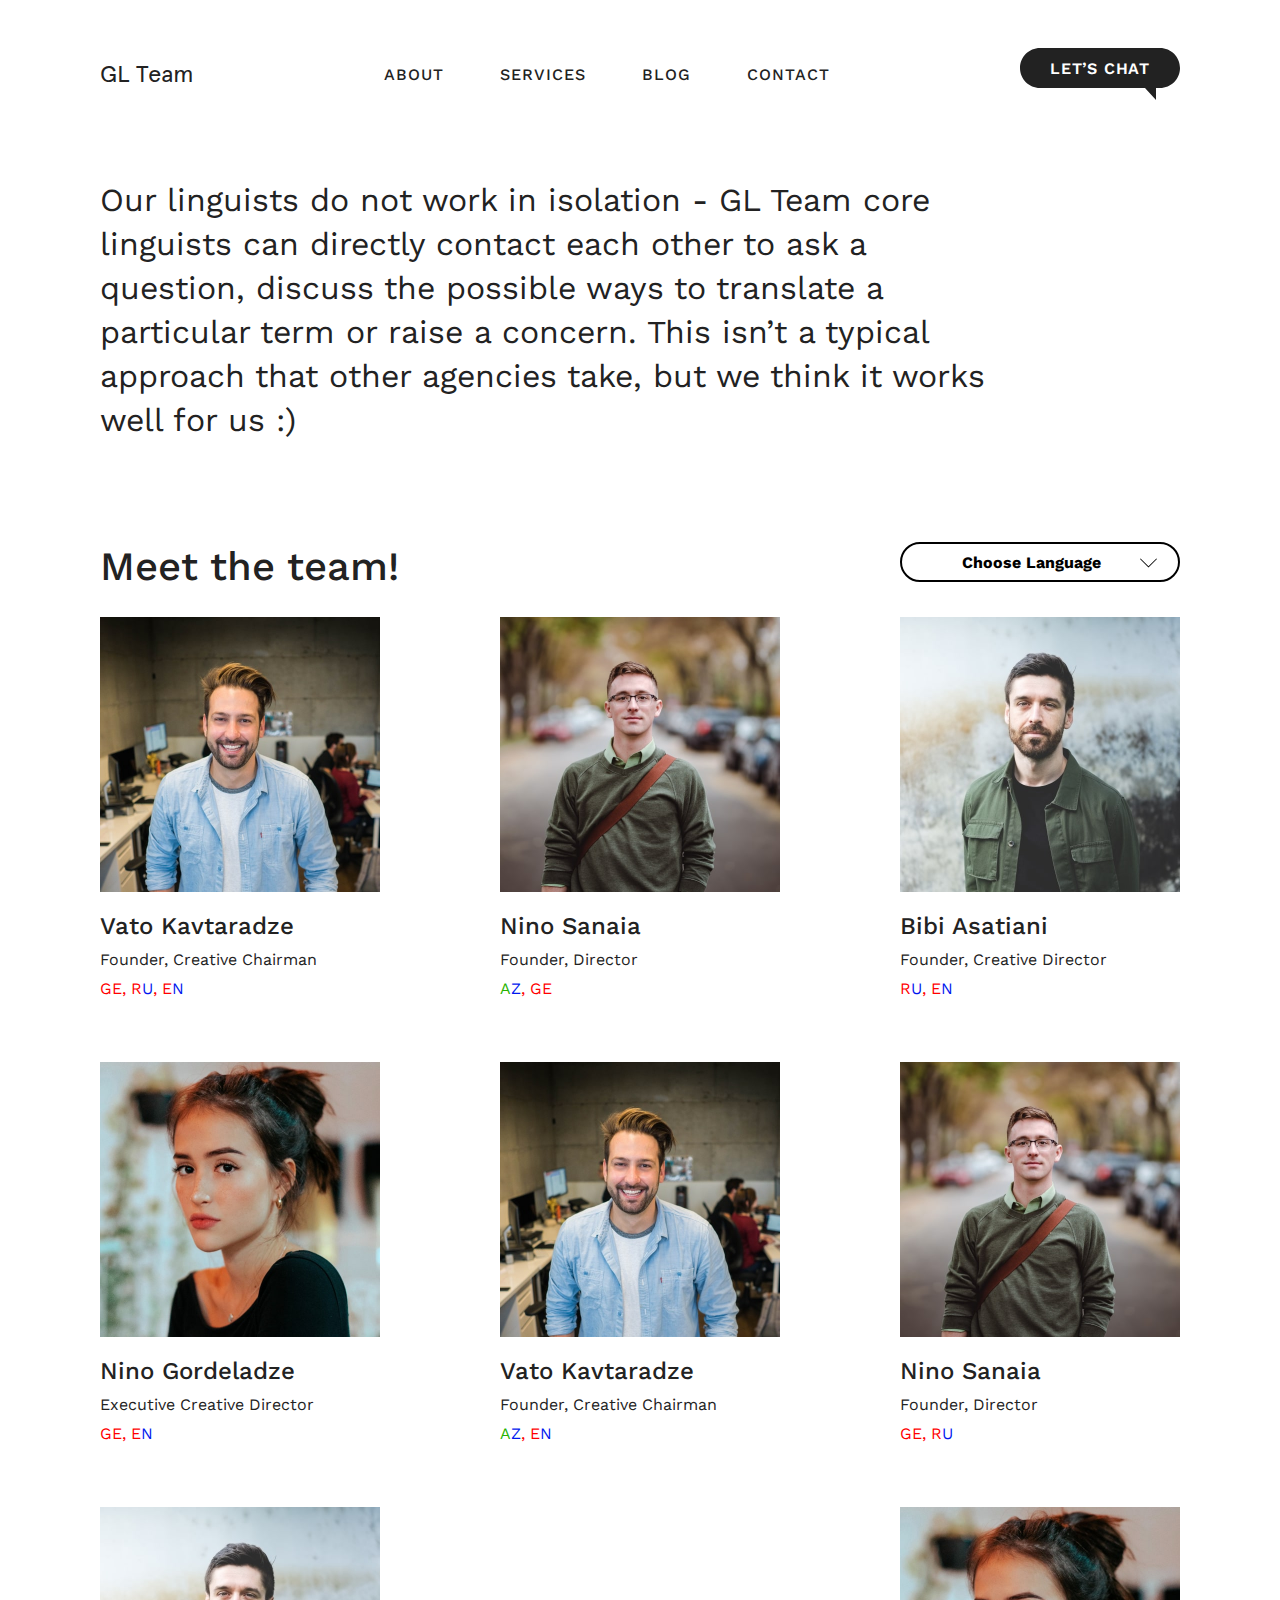
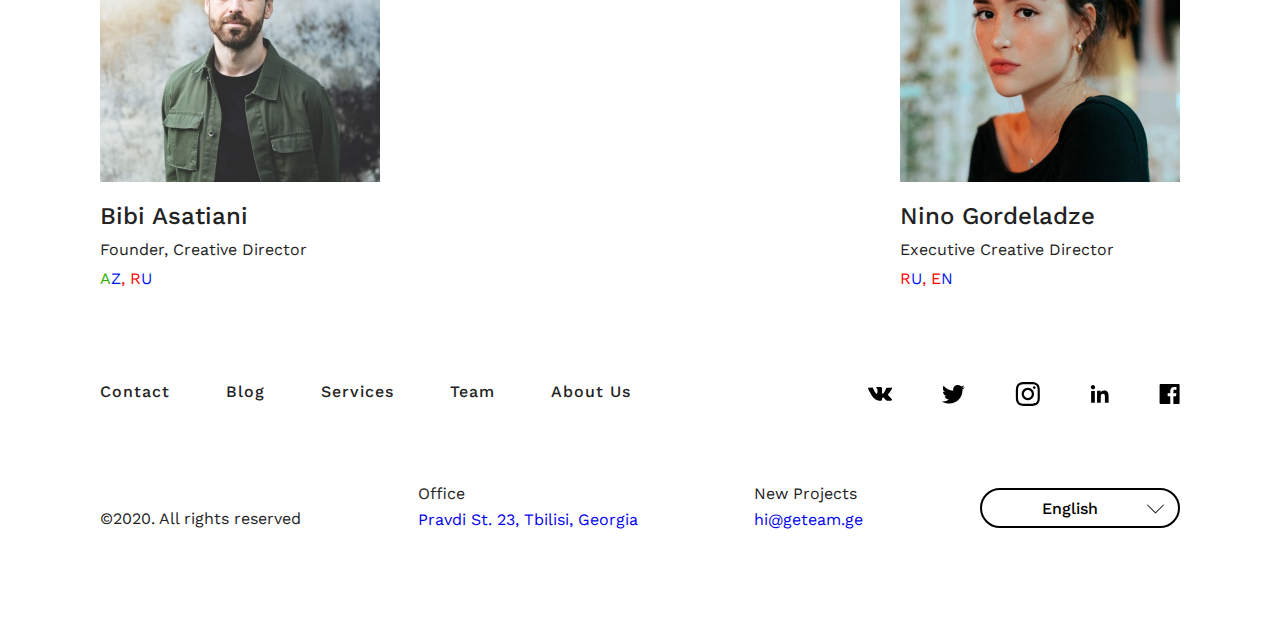
<file: team.html>
<!DOCTYPE html>
<html lang="en">
<head>
  <meta charset="UTF-8">
  <meta name="viewport" content="width=device-width, initial-scale=1.0">
  <title>Document</title>
  <link rel="stylesheet" href="fonts/fonts.css">
  <link rel="stylesheet" href="css/style.css">
  <link rel="stylesheet" href="css/team.css">
</head>
<body>
  <div class="wrapper">

    <header class="header">
      <a href="./index.html" class="header__logo">GL Team</a>
      <div class="header__menu">
        <a href="./about.html" class="header__menu-item">About</a>
        <a href="./services.html" class="header__menu-item">Services</a>
        <a href="./index.html#blog" class="header__menu-item">Blog</a>
        <a href="./contact.html" class="header__menu-item">Contact</a>
      </div>
      <div class="header__mobile-buttons">
        <div class="burger">
          <div class="burger__box">
            <div class="burger__inner"></div>
          </div>
        </div>
      </div>
      <button class="header__chat">Let’s chat</button>
      <span class="header__mobile-desc">Translation & Localization</span>
    </header>

    <section class="preview">
      <div class="preview__about-content">
        <div class="preview__about-text text">Our linguists do not work in isolation - GL Team core linguists can directly contact each other to ask a question, discuss the possible ways to translate a particular term or raise a concern. This isn’t a typical approach that other agencies take, but we think it works well for us :)</div>
      </div>
    </section>

    <section class="meet">
      <div class="meet__header">
        <h2 class="meet__title title">Meet the team!</h2>

        <div class="multiselect">
          <div class="selectbox">
            <select class="meet__select footer__language-select link-button">
              <option>Choose Language</option>
            </select>
            <div class="overselect"></div>
          </div>
          <div class="checkboxes">
            <label for="English">
              <input type="checkbox" id="English" value="en"/>
              <span class="checkmark"></span>
              English
            </label>
            <label for="Georgian">
              <input type="checkbox" id="Georgian" value="ge"/>
              <span class="checkmark"></span>
              Georgian
            </label>
            <label for="Russian">
              <input type="checkbox" id="Russian" value="ru"/>
              <span class="checkmark"></span>
              Russian
            </label>
            <label for="Kazakh">
              <input type="checkbox" id="Kazakh" value="az"/>
              <span class="checkmark"></span>
              Kazakh
            </label>
          </div>
        </div>

      </div>
      <div class="meet__content">
        <div class="meet__item" data-languages="ge,ru,en">
          <img src="img/team1.jpg" alt="" class="meet__item-icon">
          <h3 class="meet__item-title">Vato Kavtaradze</h3>
          <span class="meet__item-desc">Founder, Creative Chairman</span>
          <span class="meet__item-lang red">GE, R<span class="blue">U</span>, E<span class="blue">N</span></span>
        </div>
        <div class="meet__item" data-languages="az,ge">
          <img src="img/team2.jpg" alt="" class="meet__item-icon">
          <h3 class="meet__item-title">Nino Sanaia</h3>
          <span class="meet__item-desc">Founder, Director</span>
          <span class="meet__item-lang red"><span class="green">A</span><span class="blue">Z</span>, GE</span>
        </div>
        <div class="meet__item" data-languages="ru,en">
          <img src="img/team3.jpg" alt="" class="meet__item-icon">
          <h3 class="meet__item-title">Bibi Asatiani</h3>
          <span class="meet__item-desc">Founder, Creative Director</span>
          <span class="meet__item-lang red">R<span class="blue">U</span>, E<span class="blue">N</span></span>
        </div>
        <div class="meet__item" data-languages="ge,en">
          <img src="img/team4.jpg" alt="" class="meet__item-icon">
          <h3 class="meet__item-title">Nino Gordeladze</h3>
          <span class="meet__item-desc">Executive Creative Director</span>
          <span class="meet__item-lang red">GE, E<span class="blue">N</span></span>
        </div>
        <div class="meet__item" data-languages="az,en">
          <img src="img/team1.jpg" alt="" class="meet__item-icon">
          <h3 class="meet__item-title">Vato Kavtaradze</h3>
          <span class="meet__item-desc">Founder, Creative Chairman</span>
          <span class="meet__item-lang red"><span class="green">A</span><span class="blue">Z</span>, E<span class="blue">N</span></span>
        </div>
        <div class="meet__item" data-languages="ge,ru">
          <img src="img/team2.jpg" alt="" class="meet__item-icon">
          <h3 class="meet__item-title">Nino Sanaia</h3>
          <span class="meet__item-desc">Founder, Director</span>
          <span class="meet__item-lang red">GE, R<span class="blue">U</span></span>
        </div>
        <div class="meet__item" data-languages="az,ru">
          <img src="img/team3.jpg" alt="" class="meet__item-icon">
          <h3 class="meet__item-title">Bibi Asatiani</h3>
          <span class="meet__item-desc">Founder, Creative Director</span>
          <span class="meet__item-lang red"><span class="green">A</span><span class="blue">Z</span>, R<span class="blue">U</span></span>
        </div>
        <div class="meet__item" data-languages="ru,en">
          <img src="img/team4.jpg" alt="" class="meet__item-icon">
          <h3 class="meet__item-title">Nino Gordeladze</h3>
          <span class="meet__item-desc">Executive Creative Director</span>
          <span class="meet__item-lang red">R<span class="blue">U</span>, E<span class="blue">N</span></span>
        </div>
      </div>
    </section>

    <div class="separator-mobile"></div>

    <footer class="footer">
      <div class="footer__first-row">
        <div class="footer__menu">
          <a href="./contact.html" class="footer__menu-item">Contact</a>
          <a href="./index.html#blog" class="footer__menu-item">Blog</a>
          <a href="./services.html" class="footer__menu-item">Services</a>
          <a href="./team.html" class="footer__menu-item">Team</a>
          <a href="./about.html" class="footer__menu-item">About Us</a>
        </div>
        <div class="footer__socials">
          <a href="#"><img src="img/social-vk.svg" alt="" class="footer__social"></a>
          <a href="#"><img src="img/social-twitter.svg" alt="" class="footer__social"></a>
          <a href="#"><img src="img/social-instagram.svg" alt="" class="footer__social"></a>
          <a href="#"><img src="img/social-linkedin.svg" alt="" class="footer__social"></a>
          <a href="#"><img src="img/social-facebook.svg" alt="" class="footer__social"></a>
        </div>
      </div>
      <div class="footer__second-row">
        <div class="footer__copyright">©2020. All rights reserved</div>
        <div class="footer__address">
          <span class="footer__office">Office</span>
          <a href="#" class="footer__address-link">Pravdi St. 23, Tbilisi, Georgia</a>
        </div>
        <div class="footer__projects">
          <span class="footer__new-projects">New Projects</span>
          <a href="mailto:hi@geteam.ge" class="footer__mail">hi@geteam.ge</a>
        </div>
        <select class="footer__language-select link-button">
          <option selected>English</option>
          <option >Russian</option>
        </select>
      </div>
    </footer>

  </div>


  <script type="text/javascript" src="libs/jquery-3.5.1.min.js"></script>
  <script type="text/javascript" src="libs/jquery.marquee.min.js"></script>
  <script type="text/javascript" src="js/main.js"></script>
  <script type="text/javascript" src="js/team.js"></script>
</body>
</html>
</file>
<file: fonts/fonts.css>
@import url('https://fonts.googleapis.com/css2?family=Work+Sans:wght@400;500;600&display=swap');

@font-face {
  font-family: 'ApercuPro';
  src: url(./apercu-pro-regular.woff2) format('woff2');
}
</file>
<file: css/style.css>
/*Обнуление*/
*{padding:0;margin:0;border:0;}
*,*:before,*:after{-moz-box-sizing:border-box;-webkit-box-sizing:border-box;box-sizing:border-box;}
:focus,:active{outline:none;}
a:focus,a:active{outline:none;}
nav,footer,header,aside{display:block;}
html,body{height:100%;width:100%;font-size:100%;line-height:1;font-size:14px;-ms-text-size-adjust:100%;-moz-text-size-adjust:100%;-webkit-text-size-adjust:100%;}
input,button,textarea{font-family:inherit;}
input::-ms-clear{display:none;}
button{cursor:pointer;}
button::-moz-focus-inner{padding:0;border:0;}
a,a:visited{text-decoration:none;}
a:hover{text-decoration:none;}
ul li{list-style:none;}
img{vertical-align:top;}
h1,h2,h3,h4,h5,h6{font-size:inherit;font-weight:inherit;}
/*--------------------*/

body {
  font-family: 'Work Sans', sans-serif;
  font-size: 16px;
  color: #222222;
}
.wrapper {
  max-width: 1440px;
  padding: 0 100px;
  margin: 0 auto;
}
.link-button { 
  display: flex;
  justify-content: center;
  align-items: center;
  width: 200px;
  height: 40px;
  border: 2px solid #000000;
  border-radius: 45px;
  font-family: Work Sans;
  font-style: normal;
  font-weight: 500;
  font-size: 16px;
  line-height: 19px;
  color: #000000;
  text-align: center;
  transition: .3s;
}
.link-button:hover { 
  background-color: rgb(227, 227, 227, .5);
}
.title {
  font-family: Work Sans;
  font-style: normal;
  font-weight: 500;
  font-size: 40px;
  line-height: 50px;
  color: #222222;
  margin-bottom: 25px;
}
.text {
  font-family: Work Sans;
  font-style: normal;
  font-weight: normal;
  font-size: 32px;
  line-height: 44px;
  color: #222222;
}

.header { 
  display: flex;
  justify-content: space-between;
  align-items: center;
  padding-top: 48px;
  padding-bottom: 78px;
}
.header__logo { 
  font-family: ApercuPro;
  font-size: 24px;
  line-height: 28px;
  color: #222222;
}
.header__menu { }
.header__menu-item {
  position: relative;
  font-family: Work Sans;
  font-style: normal;
  font-weight: 500;
  font-size: 16px;
  line-height: 19px;
  letter-spacing: 1px;
  text-transform: uppercase;
  color: #222222;
  margin-right: 51px;
  border: 0 transparent solid;
  border-width: 0 0 1px 0;
  transition: .3s;
}
.header__menu-item::before {
	content: '';
	position: absolute;
	z-index: -1;
	width: 100%;
	height: 40%;
	left: 0;
	bottom: 0;
	opacity: 0.3;
  background: #1FCF69;
	transform: scale3d(0, 1, 1);
	transform-origin: 0% 50%;
	transition: transform 0.5s;
	transition-timing-function: cubic-bezier(0.2, 1, 0.3, 1);
}
.header__menu-item:hover::before {
	transform: scale3d(1, 1, 1);
}
.header__menu-item:last-child { 
  margin-right: 0;
}
.header__mobile-desc {
  display: none;
}
.header__mobile-buttons { 
  display: none;
}
.header__chat { 
  background: url(../img/chat-button.svg);
  width: 160px;
  height: 52px;
  padding-bottom: 11px;
  font-family: Work Sans;
  font-style: normal;
  font-weight: 600;
  font-size: 16px;
  line-height: 19px;
  letter-spacing: 0.8px;
  text-transform: uppercase;
  color: #FFFFFF;
}
.header__chat:hover { 
  opacity: 0.6;
}

.preview { }
.preview__back {
  display: flex;
  justify-content: center;
  align-items: center;
  width: 99.3vw;
  height: calc(100vw / 1.9);
  margin-top: -78px;
  margin-left: calc(100% / 2 - 100vw / 2);
  background-image: url('../img/main-back.jpg');
  background-repeat: no-repeat;
  background-size: 100vw 100%;
}
.preview__title {
  width: 80%;
  max-width: 960px;
  font-family: PlayfairDisplay;
  font-size: 56px;
  line-height: 70px;
  text-align: center;
  letter-spacing: 1px;
  color: #222222;
}
.preview__about-title { 
  margin-top: 10px;
}
.preview__about-content { 
  display: flex;
  justify-content: space-between;
}
.preview__about-text { 
  margin-bottom: 50px;
  max-width: 920px;
}
.preview__about-more { 
  flex-shrink: 0;
  margin-left: 100px;
}
.preview__why-title { }
.preview__why-content { 
  display: flex;
  justify-content: space-between;
  margin-bottom: 100px;
}
.preview__why-sub {
  font-family: Work Sans;
  font-style: normal;
  font-weight: 600;
  font-size: 32px;
  line-height: 40px;
  color: #222222;
  margin-left: 40px;
}
.preview__why-sub:first-child {
  margin-left: 0;
}

.separator {
  width: 100%;
  height: 2px;
  background: #222222;
}
.separator-mobile {
  display: none;
}

.services { 
  margin: 100px auto;
}
.services__title { 
  font-family: Playfair Display;
  font-style: normal;
  font-weight: normal;
  font-size: 64px;
  line-height: 80px;
  text-align: center;
  color: #222222;
}
.services__link {
  display: flex;
  justify-content: center;
  align-items: center;
  font-family: Work Sans;
  font-style: normal;
  font-weight: 600;
  font-size: 32px;
  line-height: 38px;
  text-align: center;
  color: #000000;
  width: 376px;
  height: 80px;
  background: #FF97CB;
  border-width: 0;
  border-radius: 45px;
  margin: 35px auto 0 auto;
}
.services__link:hover {
  background: rgb(255, 173, 214);
}
.services__link img {
  margin-left: 5px;
}

.clients { 
  margin-top: 100px;
}
.clients__header { 
  display: flex;
  justify-content: space-between;
}
.clients__title { }
.clients__link { 
  font-family: Work Sans;
  font-style: normal;
  font-weight: 500;
  font-size: 16px;
  line-height: 19px;
  text-align: center;
  color: #000000;
  background: #FF8438;
  border-radius: 45px;
  border-width: 0;
  transition: background .3s;
}
.clients__link:hover { 
  background: rgb(255, 156, 94);
}
.clients__link-add {
  font-size: 18px;
  line-height: 18px;
}
.clients__big-title-wrapper {
  position: relative;
  width: 100%;
  height: 164px;
  overflow:hidden;
}
.clients__big-title { 
  font-family: Work Sans;
  font-style: normal;
  font-weight: bold;
  font-size: 140px;
  line-height: 164px;
  text-align: center;
  color: #000000;
  white-space: nowrap;
}
.clients__big-title-wrapper:nth-child(n+3) {
  display: none;
}
.clients__feedback {
  display: flex;
  justify-content: space-between;
  margin-top: 190px;
}
.clients__feedback-item::before {
  display: block;
  content: '';
  background: url(../img/quotes.svg) 0 0 no-repeat;
  width: 40px;
  height: 40px;
}
.clients__feedback-item {
  max-width: 600px;
  margin-left: 10px;
}
.clients__feedback-item:first-child {
  margin-left: 0;
}
.clients__feedback-text { 
  font-family: Playfair Display;
  font-style: normal;
  font-weight: normal;
  font-size: 34px;
  line-height: 42px;
  color: #000000;
  margin-top: 10px;
}
.clients__feedback-sub { 
  font-family: Work Sans;
  font-style: normal;
  font-weight: bold;
  font-size: 18px;
  line-height: 21px;
  color: #000000;
  margin-top: 19px;
}

.blog { 
  margin-top: 100px;
  margin-bottom: 120px;
}
.blog__title { }
.blog__content { 
  display: flex;
  justify-content: space-between;
  margin-top: 23px;
}
.blog__item { 
  width: 280px;
  margin-left: 26px;
}
.blog__item:first-child { 
  margin-left: 0;
}
.blog__img { 
  width: 100%;
}
.blog__item-title { 
  font-family: Work Sans;
  font-style: normal;
  font-weight: 600;
  font-size: 30px;
  line-height: 36px;
  color: #222222;
  margin-top: 25px;
}
.blog__item-text { 
  font-family: Work Sans;
  font-style: normal;
  font-weight: normal;
  font-size: 18px;
  line-height: 24px;
  color: #222222;
  margin-top: 15px;
}
.blog__item-link {
  background-color: #000;
  color: #fff;
  border-width: 0;
  margin-top: 25px;
}
.blog__item-link:hover {
  background-color: rgb(88, 88, 88);
}
.blog__item-link img {
  margin-left: 11px;
  width: 18px;
  filter: brightness(0) invert(1);
}

.footer {
  height: 250px;
}
.footer__first-row { 
  display: flex;
  justify-content: space-between;
  flex-wrap: wrap;
  position: relative;
}
.footer__menu { }
.footer__menu-item {
  position: relative;
  font-family: Work Sans;
  font-style: normal;
  font-weight: 500;
  font-size: 16px;
  line-height: 19px;
  letter-spacing: 1px;
  color: #222222;
  margin-right: 51px;
  border: 0 transparent solid;
  border-width: 0 0 1px 0;
  transition: .3s;
}
.footer__menu-item::before {
	content: '';
	position: absolute;
	z-index: -1;
	width: 100%;
	height: 40%;
	left: 0;
	bottom: 0;
	opacity: 0.3;
  background: #1FCF69;
	transform: scale3d(0, 1, 1);
	transform-origin: 0% 50%;
	transition: transform 0.5s;
	transition-timing-function: cubic-bezier(0.2, 1, 0.3, 1);
}
.footer__menu-item:hover::before {
	transform: scale3d(1, 1, 1);
}
.footer__menu-item:last-child { 
  margin-right: 0;
}
.footer__socials { 
  display: flex;
  justify-content: space-between;
  align-items: center;
  flex-wrap: nowrap;
}
.footer__social {
  display: block;
  margin-left: 50px;
  transition: transform .3s ease;
}
.footer__social:hover {
  transform: scale(1.5);
}
.footer__second-row { 
  display: flex;
  justify-content: space-between;
  align-items: flex-end;
  flex-wrap: wrap;
  margin-top: 80px;
}
.footer__copyright { 
  font-family: Work Sans;
  font-style: normal;
  font-weight: normal;
  font-size: 16px;
  line-height: 19px;
  color: #222222;
}
.footer__address { 
  display: flex;
  flex-direction: column;
}
.footer__office { }
.footer__address-link { 
  margin-top: 10px;
}
.footer__projects { 
  display: flex;
  flex-direction: column;
}
.footer__new-projects { }
.footer__mail { 
  margin-top: 10px;
}
.footer__language-select { 
  -webkit-appearance: none;
  -moz-appearance: none;
  appearance: none;
  text-align-last: left;
  padding: 2px 0 2px 60px;
  cursor: pointer;
  border: 2px solid #000000;
  border-radius: 45px;
  background: transparent url(../img/arrow-down.svg) 92% 6px no-repeat;
}


.red {
  color: #FF0000;
}
.blue {
  color: #0016EF;
}
.green {
  color: #27B300;
}


/* burger begin */
.burger {
  position: fixed;
  display: flex;
  justify-content: center;
  align-items: center;
  left: 10px;
  bottom: 10px;
  cursor: pointer;
  z-index: 2;
  background: #FFFFFF;
  border: 2px solid #000000;
  box-sizing: border-box;
  border-radius: 50%;
  width: 60px;
  height: 60px;
}
.burger:hover, .burger.active:hover {
  opacity: .9;
}
.burger__box {
  position: relative;
  display: inline-block;
  width: 30px;
  height: 24px;
}
.burger__inner, .burger__inner::after, .burger__inner::before {
  position: absolute;
  width: 30px;
  height: 3px;
  border-radius: 4px;
  background-color: #000;
  transition: all .15s ease;
}
.burger__inner::before {
  top: 10px;
  transition: all .15s ease;
}
.burger__inner::after {
  top: 20px;
  bottom: -10px;
}
.burger__inner::after, .burger__inner::before {
  display: block;
  content: "";
}
.burger.active .burger__inner {
  transform: translate3d(0, 10px, 0) rotate(45deg);
}
.burger.active .burger__inner::before {
  transform: rotate(-45deg) translate3d(-6px, -6px,0);
  opacity: 0;
}
.burger.active .burger__inner::after {
  transform: translate3d(0, -20px, 0) rotate(-90deg);
}
.lock {
  overflow: hidden;
}
/* burger end */


/* Ретина */
@media (-webkit-min-device-pixel-ratio: 2), (min-resolution: 192dpi) {
  .preview__back {
    background-image: url('../img/main-back-x2.jpg');
  }
}

/* Малые экраны */
@media (max-width: 767px) {
  .wrapper {
    padding: 0 21px;
  }
  .title {
    font-size: 20px;
    line-height: 28px;
    margin-bottom: 15px;
  }
  .text {
    font-weight: 600;
    font-size: 16px;
    line-height: 24px;
  }
  .header {
    padding-top: 29px;
    padding-bottom: 29px;
  }
  .header__logo { 
    font-size: 18px;
    line-height: 21px;
  }
  .header__menu { 
    position: fixed;
    left: 0;
    bottom:-100%;
    transition: all .3s ease-in;
  }
  .header__menu.active {
    position: fixed;
    top: 0;
    left: 0;
    display: flex;
    flex-direction: column;
    justify-content: flex-end;
    align-items: center;
    background: rgb(8, 8, 8, .8);
    width: 100vw;
    height: 100%;
    z-index: 1;
    padding-bottom: 80px;
  }
  .header__menu.active:before {
    position: fixed;
    content: '';
    bottom: 0;
    left: 0;
    background: #FFFFFF;
    border-radius: 20px 20px 0px 0px;
    width: 100%;
    height: 342px;
    z-index: 2;
  }
  .header__menu-item { 
    font-size: 18px;
    line-height: 21px;
    margin-left: 21px !important;
    margin-right: auto !important;
    margin-bottom: 30px;
    z-index: 3;
    transition: .3s;
  }
  .header__mobile-desc {
    display: block;
  }
  .header__mobile-buttons { 
    display: block;
  }
  .header__chat { 
    position: fixed;
    bottom: 10px;
    right: 10px;
    background: url(../img/chat-mobile.svg) !important;
    width: 60px;
    height: 68px;
    font-size: 0;
    z-index: 2;
    font-family: Work Sans;
    font-style: normal;
    font-weight: bold;
    font-size: 9px;
    line-height: 11px;
    letter-spacing: 0.8px;
    text-transform: uppercase;
    color: #FFFFFF;
    padding-top: 3px;
    padding-left: 10px;
    padding-right: 10px;
  }
  .preview__back {
    height: calc(100vw / 0.6);
    margin-top: -58px;
    background-image: url('../img/main-back-mobile.jpg');
  }
  .preview__title {
    max-width: 260px;
    font-size: 32px;
    line-height: 42px;
    text-align: center;
    letter-spacing: 1px;
    color: #222222;
  }
  .preview__about-content { 
    flex-wrap: wrap;
  }
  .preview__about-title {
    margin-top: 0;
  }
  .preview__about-text { 
    margin-bottom: 30px;
  }
  .preview__about-more { 
    margin-left: 0;
  }
  .preview__why-title {
    margin-top: 90px;
  }
  .preview__why-content { 
    overflow: auto;
  }
  .preview__why-content::-webkit-scrollbar {
    display: none;
  }
  .preview__why-sub {
    flex-shrink: 0;
    width: 255px;
    font-size: 26px;
    line-height: 34px;
    margin-left: 40px;
    margin-bottom: 0;
  }
  .separator {
    width: 100%;
  }
  .separator-mobile {
    display: block;
    width: 100%;
    height: 2px;
    background: #222222;
  }
  .services__title {
    font-size: 40px;
    line-height: 48px;
  }
  .services__link {
    font-size: 24px;
    line-height: 28px;
    width: 254px;
    height: 60px;
    margin: 40px auto 0 auto;
  }
  .clients__big-title-wrapper {
    margin-top: 50px;
    height: 84px;
  }
  .clients__big-title {
    font-size: 48px;
    line-height: 56px;
  }
  .clients__big-title-wrapper:nth-child(n+3) {
    margin-top: 0 !important;
    display: block;
  }
  .clients__feedback {
    flex-wrap: wrap;
    margin-top: 50px;
  }
  .clients__feedback-text {
    font-size: 24px;
    line-height: 32px;
    margin-top: 10px;
  }
  .clients__feedback-sub {
    margin-bottom: 40px;
  }
  .blog {
    margin-top: 50px;
  }
  .blog__content { 
    overflow: auto;
  }
  .blog__content::-webkit-scrollbar {
    display: none;
  }
  .blog__item-title {
    font-size: 24px;
    line-height: 32px;
  }
  .blog__item-text {
    font-size: 16px;
  }
  .footer {
    height: 420px;
  }
  .footer__menu {
    display: flex;
    justify-content: start;
    flex-wrap: wrap;
  }
  .footer__menu-item {
    margin-right: 40px;
    margin-bottom: 20px;
  }
  .footer__socials {
    position: absolute;
    bottom: -200px;
    left: 0;
  }
  .footer__social {
    margin-left: 0;
    margin-right: 20px;
  }
  .footer__second-row { 
    display: flex;
    justify-content: space-between;
    align-items: flex-start;
    flex-direction: column-reverse;
    position: relative;
    margin-top: 40px;
  }
  .footer__copyright { 
    margin-top: 100px;
  }
  .footer__address {
    margin-top: 21px;
  }
  .footer__language-select {
    position: absolute;
    right: 0;
    top: 0;
  }
}
</file>
<file: fonts/services.css>
@import url('https://fonts.googleapis.com/css2?family=Playfair+Display:ital@1&display=swap');

@font-face {
  font-family: 'Helvetica Neue';
  src: url(./helvetica-neue-reqular.woff) format('woff');
  font-style: normal;
}
</file>
<file: css/about.css>
.preview { }
.preview__created { 
  display: flex;
  justify-content: space-between;
}
.preview__created-title { 
  flex: 0 0 auto;
  width: 50%;
}
.preview__created-text { 
  margin-left: 70px;
  font-family: Work Sans;
  font-style: normal;
  font-weight: normal;
  font-size: 24px;
  line-height: 32px;
  color: #222222;
}
.preview__created-flag { 
  margin-top: 5px;
  width: 20px;
  height: 20px;
}
.preview__about-content { 
  display: block;
  margin-top: 50px;
  max-width: 900px;
}
.preview__about-text { }

.services { }
.services__title { 
  font-family: Work Sans;
  font-style: normal;
  font-weight: normal;
  font-size: 48px;
  line-height: 58px;
  text-align: center;
  color: #222222;
}
.services__subs { 
  display: flex;
  justify-content: space-around;
  margin-top: 40px;
}
.services__sub { 
  max-width: 260px;
  font-family: Work Sans;
  font-style: normal;
  font-weight: 600;
  font-size: 32px;
  line-height: 42px;
  text-align: center;
  color: #222222;
}
.services__content { 
  display: flex;
  flex-wrap: wrap;
  margin-top: 100px;
}
.services__item {
  position: relative;
  flex: 0 0 auto;
  width: 50%;
  height: 650px;
  padding: 110px 10% 0 8%;
}
.services__item_1 { }
.services__item > canvas {
  position: absolute;
  left: 0;
  top: 0;
  width: 100%;
  height: 100%;
  z-index: -1;
}
.services__item-title { 
  font-family: Playfair Display;
  font-style: italic;
  font-weight: bold;
  font-size: 72px;
  line-height: 96px;
  letter-spacing: 1px;
  color: #222222;
  margin-bottom: 40px;
}
.services__item-text { 
  display: none;
  font-family: Work Sans;
  font-style: normal;
  font-weight: normal;
  font-size: 24px;
  line-height: 32px;
  color: #222222;
}
.services__item_2 { 
  background: #FFB788;
}
.services__item-link { 
  width: 154px;
  height: 40px;
  border: 2px solid #000000;
  border-radius: 45px;
  font-family: Work Sans;
  font-style: normal;
  font-weight: 500;
  font-size: 16px;
  line-height: 19px;
  color: #000000;
  margin-top: 50px;
  background-color: transparent;
  cursor: pointer;
}
.services__item-close { 
  margin-left: 5px;
}
.services__item_3 { 
  background: #CCFCFC;
  padding-left: 55px;
  padding-right: 65px;
}
.services__item-text-bold { 
  font-family: Work Sans;
  font-style: normal;
  font-weight: 600;
  font-size: 24px;
  line-height: 32px;
  color: #222222;
}
.services__item_4 { }
.services__item_5 { }
.services__item_5 .services__item-title { 
  color: #fff;
}
.services__item_6 { 
  background: #B3C9EF;
  padding-left: 55px;
  padding-right: 65px;
}
.services__item_7 { 
  background: #D4D9D5;
  padding-left: 55px;
  padding-right: 65px;
}
.services__item_8 { 
  padding-right: 50px;
}
.services__item_9 { }
.services__item_10 { 
  background: #FF97CB;
  padding-left: 55px;
  padding-right: 65px;
}
.services__link img { 
  margin-left: 10px;
}
.show {
  display: block;
}


/* Малые экраны */
@media (max-width: 767px) {
  .preview__created {
    flex-direction: column;
  }
  .preview__created-title {
    width: auto;
    font-weight: 600;
    font-size: 36px;
    line-height: 48px;
  }
  .preview__created-text {
    margin-left: 0;
    font-size: 16px;
    line-height: 24px;
    font-weight: 500;
  }
  .text {
    font-weight: normal;
    font-size: 24px;
    line-height: 32px;
  }
  .services {
    margin: 60px auto;
  }
  .services__subs {
    flex-direction: column;
    align-items: center;
  }
  .services__sub {
    margin-bottom: 40px;
  }
  .services__content {
    display: flex;
    flex-direction: column;
    margin-top: 30px;
  }
  .services__item {
    flex: 0 0 auto;
    width: 100vw;
    margin-left: -21px;
    height: 400px;
    padding: 65px 20px 0 20px;
    background-size: cover;
  }
  .services__item-title {
    font-size: 36px;
    line-height: 48px;
    margin-bottom: 20px;
  }
  .services__item-text {
    font-size: 16px;
    line-height: 24px;
  }
  .services__item-text-bold {
    font-weight: 600;
    font-size: 16px;
    line-height: 24px;
  }
  .services__item_1 { 
    order: 1;
  }
  .services__item_2 { 
    order: 2;
  }
  .services__item_3 { 
    order: 4;
  }
  .services__item_4 { 
    order: 3;
  }
  .services__item_5 { 
    order: 5;
  }
  .services__item_6 { 
    order: 6;
  }
  .services__item_7 { 
    order: 8;
  }
  .services__item_8 { 
    order: 7;
  }
  .services__item_9 { 
    order: 9;
  }
  .services__item_10 { 
    order: 10;
  }
  .services__link {
    font-weight: 600;
    font-size: 24px;
    line-height: 28px;
  }

  .footer {
    margin-top: 50px;
  }
}
</file>
<file: css/contact.css>
.hidden {
  display: none;
}
.connect { 
  display: flex;
  justify-content: space-between;
  flex-wrap: wrap;
  margin-bottom: 80px;
}
.request { }
.request__form { 
  display: flex;
  flex-direction: column;
  max-width: 600px;
}
.request__input {
  width: 100%;
  height: 80px;
  box-sizing: border-box;
  border: 2px solid #000000;
  border-radius: 40px;
  font-family: Work Sans;
  font-style: normal;
  font-weight: normal;
  font-size: 30px;
  line-height: 35px;
  letter-spacing: 0.214286px;
  color: #222222;
  padding: 22px 40px;
  margin-bottom: 25px;
  transition: all .1s ease;
}
.request__input::placeholder {
  color: #222222;
}
.request__input.error {
  border-color: red;
}
.request__name { }
.request__email { }
.request__message { 
  height: 120px;
  border-radius: 80px;
  resize: none;
}
.request__attach { 
  position: relative;
}
.request__attach-img { 
  position: absolute;
  top: 23px;
  right: 20px;
  cursor: pointer;
  transition: transform .3s ease;
}
.request__attach-img:hover { 
  transform: scale(1.2);
}
.request__attach-input { 
  cursor: pointer;
}
.request__sumbit {
  background: #000000;
  border-radius: 45px;
  font-family: Work Sans;
  font-style: normal;
  font-weight: 600;
  font-size: 32px;
  line-height: 38px;
  text-align: center;
  color: #FFFFFF;
  text-align: center;
  width: 280px;
  height: 80px;
}
.request__sumbit:hover {
  background: #696969;
}
.request__sumbit img {
  margin-left: 10px;
}

.contacts { 
  margin-top: 70px;
  font-family: Work Sans;
  font-style: normal;
  font-weight: normal;
  font-size: 20px;
  line-height: 23px;
  color: #222222;
}
.contacts__projects { }
.contacts__new-projects { }
.contacts__mail {
  display: block;
  margin-top: 11px;
  font-weight: 500;
  text-decoration-line: underline;
  color: #000000;
}
.contacts__address { 
  margin-top: 26px;
}
.contacts__office { }
.contacts__address-link { 
  display: block;
  margin-top: 11px;
  font-weight: 500;
  text-decoration-line: underline;
  color: #000000;
}
.contacts__socials { 
  margin-top: 50px;
}
.contacts__social { }
.contacts__fb {
  display: block;
  margin-top: 11px;
  text-decoration: underline;
}


/* Малые экраны */
@media (max-width: 767px) {
  .connect {
    flex-direction: column;
  }
  .request__title {
    width: 303px;
    font-size: 24px;
    line-height: 32px;
  }
  .request__input {
    height: 50px;
    font-size: 18px;
    line-height: 36px;
    letter-spacing: 0.214286px;
    padding: 0px 0 0 29px;
  }
  .request__message {
    height: 100px;
    border-radius: 35px;
    padding-top: 5px;
  }
  .request__attach-img {
    top: 10px;
  }
  .request__sumbit {
    width: 210px;
    height: 50px;
    font-weight: 600;
    font-size: 24px;
    line-height: 28px;
  }
  .footer {
    margin-top: 50px;
  }
}
</file>
<file: css/services.css>
.services { }
.services__marquee { 
  white-space: nowrap;
  overflow: hidden;
}
.services__title { 
  font-family: 'Playfair Display', sans-serif;
  font-size: 140px;
  font-style: italic;
  line-height: 170px;
  letter-spacing: 1px;
  color: #222222;
  overflow: hidden;
  white-space: nowrap;
  text-align: left;
}
.services__content { 
  display: flex;
  justify-content: space-between;
  margin-top: 83px;
  margin-bottom: 30px;
}
.services__left-text {
  flex: 0 0 600px;
  font-family: Work Sans;
  font-style: normal;
  font-weight: normal;
  font-size: 40px;
  line-height: 52px;
  color: #222222;
}
.services__right-text { 
  font-family: Work Sans;
  font-style: normal;
  font-weight: normal;
  font-size: 24px;
  line-height: 32px;
  color: #222222;
  margin-left: 40px;
}
.big-indent {
  margin-top: 70px;
}
.geo-text {
  font-family: 'Helvetica Neue', sans-serif;
  font-style: normal;
}


/* Малые экраны */
@media (max-width: 767px) {
  .services {
    margin-top: 30px;
  }
  .services__title { 
    font-size: 36px;
    line-height: 45px;
  }
  .services__content { 
    flex-direction: column;
    margin-top: 40px;
    margin-bottom: 80px;
  }
  .services__left-text {
    flex: 0 0 auto;
    font-size: 24px;
    line-height: 32px;
  }
  .services__right-text { 
    font-size: 16px;
    line-height: 24px;
    font-weight: 600;
    margin-left: 0;
    margin-top: 20px;
  }
  .big-indent {
    margin-top: 80px;
  } 
}
</file>
<file: css/team.css>
.meet { 
  margin-top: 50px;
  margin-bottom: 30px;
}
.meet__header { 
  display: flex;
  justify-content: space-between;
}
.meet__title { }
.meet__select { 
  width: 280px !important;
}
.meet__content { 
  display: flex;
  justify-content: space-between;
  flex-wrap: wrap;
}
.meet__item { 
  margin-bottom: 64px;
}
.meet__item.hidden {
  display: none;
}
.meet__item-icon {
  width: 280px;
  height: 275px;
}
.meet__item-title { 
  margin-top: 20px;
  font-family: Work Sans;
  font-style: normal;
  font-weight: 500;
  font-size: 24px;
  line-height: 28px;
  color: #222222;
}
.meet__item-desc { 
  display: block;
  margin-top: 10px;
  font-family: Work Sans;
  font-style: normal;
  font-weight: normal;
  font-size: 16px;
  line-height: 19px;
  color: #222222;
}
.meet__item-lang { 
  display: block;
  margin-top: 10px;
  font-family: Work Sans;
  font-style: normal;
  font-weight: normal;
  font-size: 16px;
  line-height: 19px;
}

/* Multiselect Begin */
.multiselect {
  position: relative;
}
.selectbox {
  cursor: pointer;
}
.selectbox select {
  width: 100%;
  font-weight: bold;
}
.overselect {
  position: absolute;
  left: 0;
  right: 0;
  top: 0;
  bottom: 0;
}
.checkboxes {
  display: none;
  position: absolute;
  left: 0;
  top: 43px;
  width: 100%;
  background: #FFFFFF;
  border: 2px solid #000000;
  border-radius: 20px;
  z-index: 1;
  overflow: hidden;
}
.checkboxes label {
  display: flex;
  align-items: center;
  position: relative;
  font-family: Work Sans;
  font-style: normal;
  font-weight: 500;
  font-size: 16px;
  height: 60px;
  padding: 12px 0 10px 33px;
  line-height: 19px;
  color: #000000;
  cursor: pointer;
}
.checkboxes label:hover {
  background-color: #e6e6e6;
}
.checkboxes input {
  display: none;
}
.checkmark {
  display: inline-block;
  position: relative;
  width: 22px;
  height: 22px;
  background: #FAFBFD;
  border: 1px solid #C9CCD4;
  box-sizing: border-box;
  border-radius: 6px;
  margin-right: 10px;
}
.checkboxes:hover input ~ .checkmark {
  /* background-color: #ccc; */
}
.checkmark:after {
  content: "";
  position: absolute;
  display: none;
}
.checkboxes input:checked ~ .checkmark {
  border-width: 0;
  background-color: #000;
}
.checkboxes input:checked ~ .checkmark:after {
  display: block;
}
.checkboxes .checkmark:after {
  left: 9px;
  top: 5px;
  width: 5px;
  height: 10px;
  border: solid white;
  border-width: 0 3px 3px 0;
  -webkit-transform: rotate(45deg);
  -ms-transform: rotate(45deg);
  transform: rotate(45deg);
}

/* Multiselect End */



/* Малые экраны */
@media (max-width: 767px) {
  .preview__about-text {
    font-weight: normal;
  }
  .meet__select {
    position: static;
    max-width: 230px;
    padding: 2px 0 2px 30px !important;
  }
  .meet__content {
    justify-content: space-around;

  }
  .meet__item { 
    margin-bottom: 20px;
    max-width: 180px;
  }
  .meet__item-icon {
    width: 180px;
    height: 177px;
  }
  .meet__item-title { 
    font-size: 18px;
    line-height: 21px;
  }
  .meet__item-desc { 
    font-size: 16px;
    line-height: 24px;
  }
  .meet__item-lang { 
    font-size: 16px;
    line-height: 24px;
  }
  .footer {
    margin-top: 50px;
  }
}
</file>
